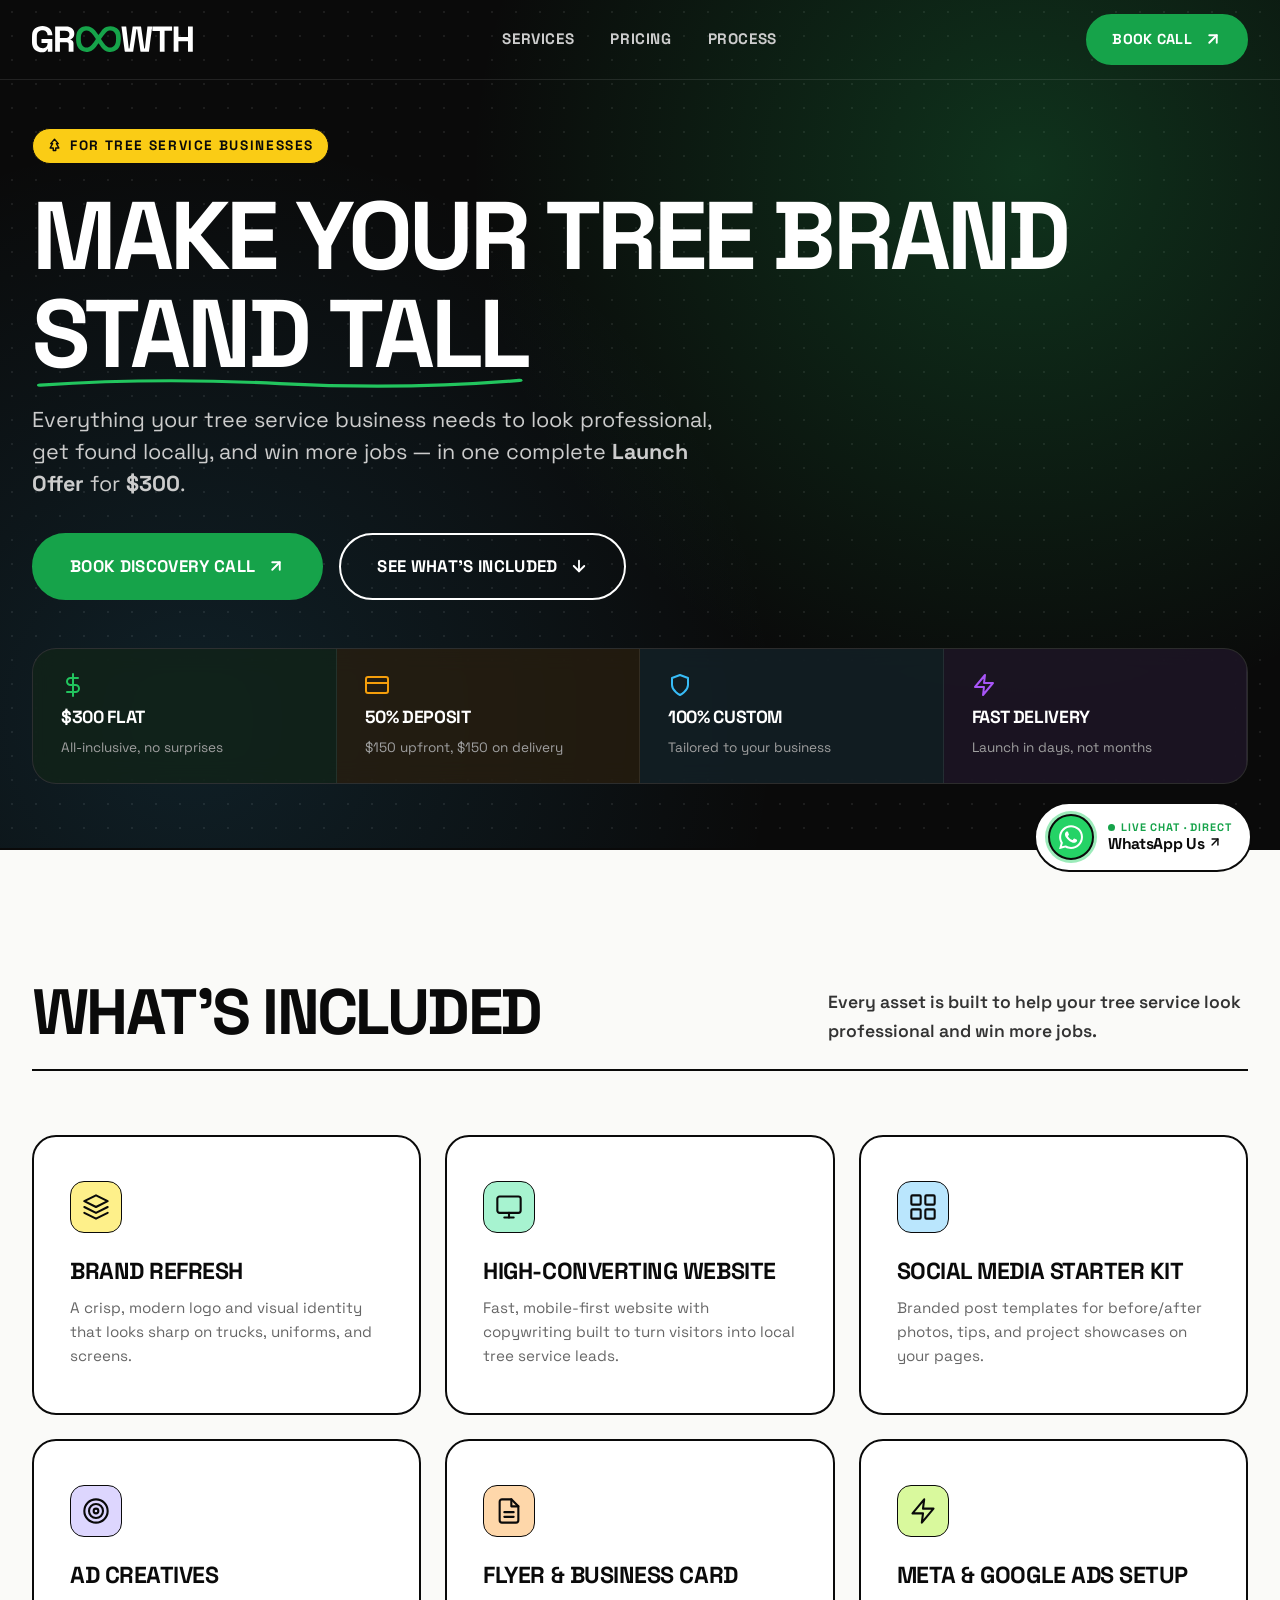
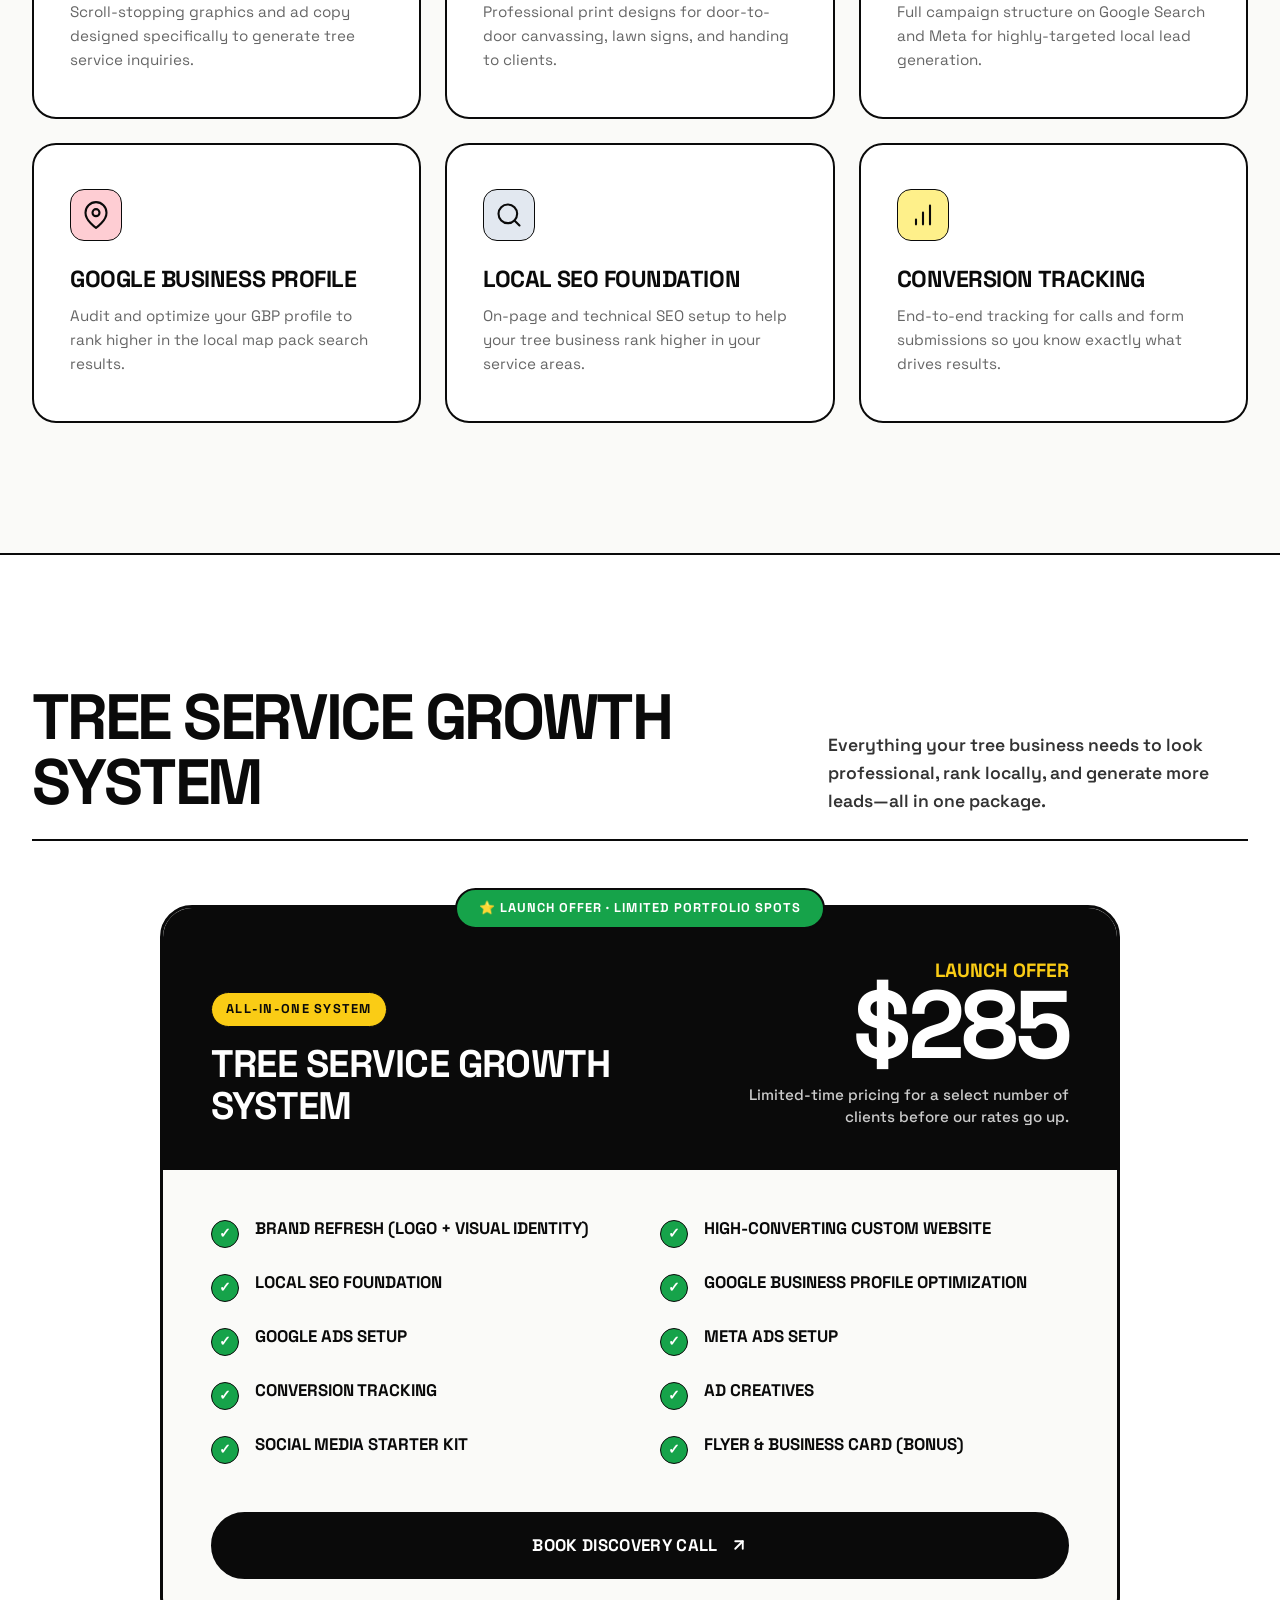
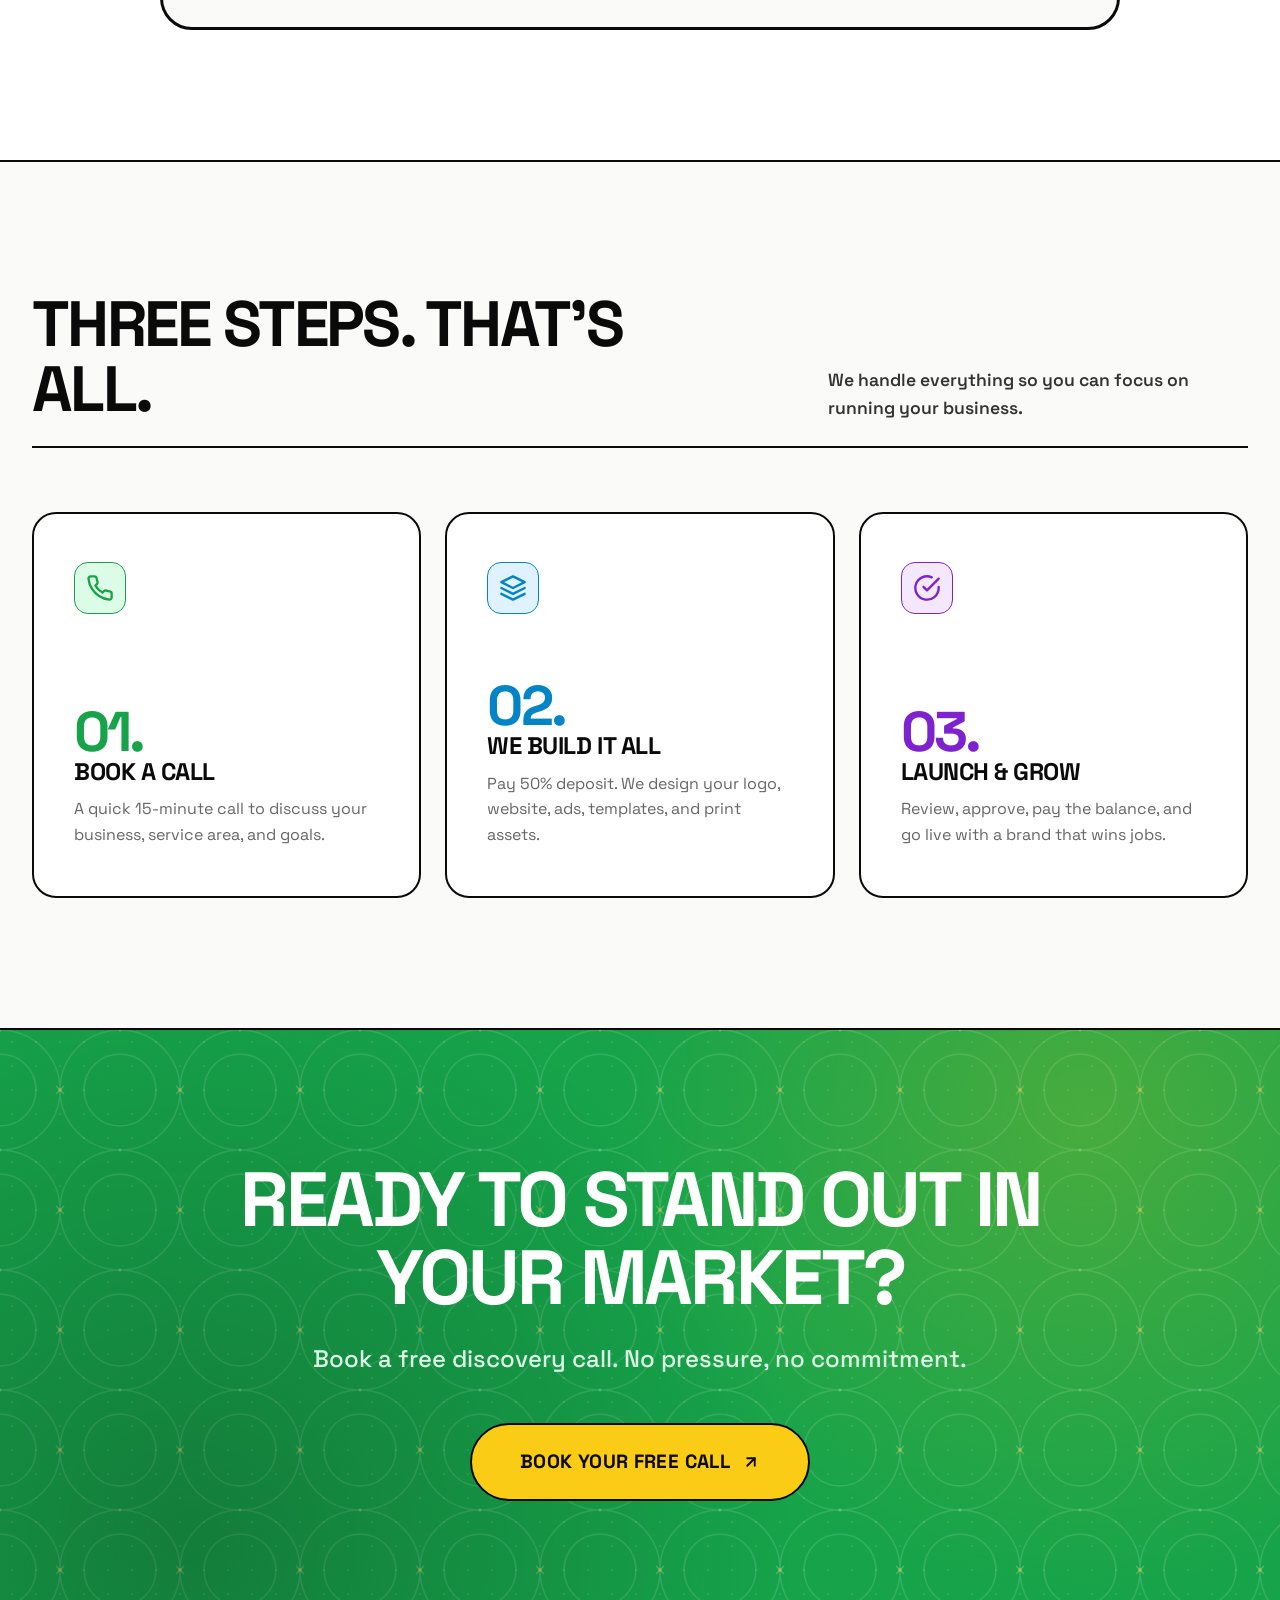
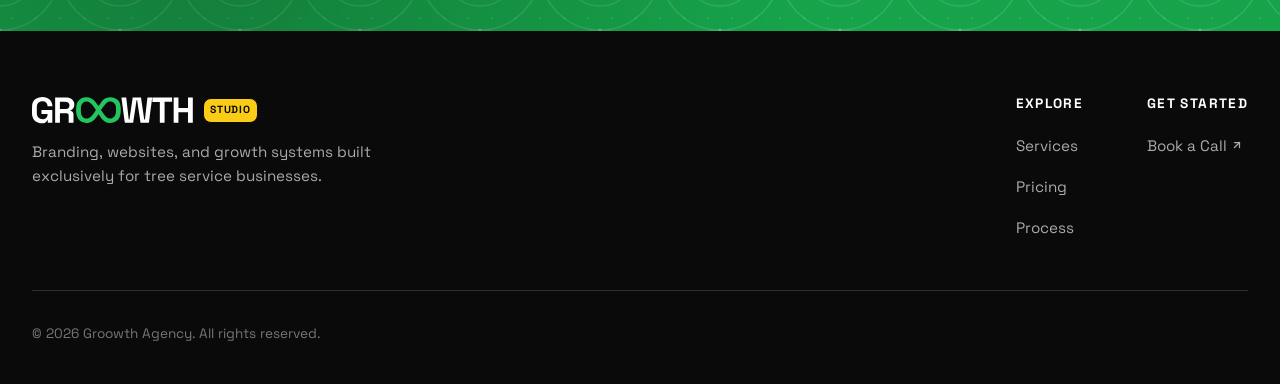
<file: index.html>
<!DOCTYPE html>
<html lang="en">

<head>
    <meta charset="UTF-8">
    <meta name="viewport" content="width=device-width, initial-scale=1.0">

    <!-- SEO & Performance -->
    <title>Groowth — Branding & Growth for Tree Service Businesses</title>
    <meta name="description"
        content="We help tree service businesses stand out with professional branding, fast SEO websites, social media, paid ads, and print design. One $300 package covers everything.">
    <meta name="keywords"
        content="tree service branding, arborist marketing, tree service website design, tree care visual identity, tree company marketing">

    <!-- Open Graph -->
    <meta property="og:title" content="Groowth — Make Your Tree Brand Stand Tall">
    <meta property="og:description"
        content="Professional branding, SEO website, social media templates, paid ads creatives, and print design for tree service businesses. One package, $300.">
    <meta property="og:type" content="website">
    <meta property="og:locale" content="en_US">

    <!-- Twitter Card -->
    <meta name="twitter:card" content="summary_large_image">
    <meta name="twitter:title" content="Groowth — Make Your Tree Brand Stand Tall">
    <meta name="twitter:description"
        content="Professional branding, SEO website, social media templates, paid ads creatives, and print design for tree service businesses. One package, $300.">

    <!-- Space Grotesk Google Font -->
    <link rel="preconnect" href="https://fonts.googleapis.com">
    <link rel="preconnect" href="https://fonts.gstatic.com" crossorigin>
    <link href="https://fonts.googleapis.com/css2?family=Space+Grotesk:wght@400;500;600;700;800&display=swap"
        rel="stylesheet">

    <!-- Favicon -->
    <link rel="icon"
        href="data:image/svg+xml,<svg xmlns='http://www.w3.org/2000/svg' viewBox='0 0 100 100'><text y='.9em' font-size='90'>🌲</text></svg>">

    <!-- Styles -->
    <link rel="stylesheet" href="style.css">
</head>

<body>

    <!-- ====== Navigation ====== -->
    <header id="navbar" aria-label="Main Navigation">
        <div class="container nav-container">
            <a href="#" class="logo" aria-label="Groowth Home">
                <svg class="logo-svg" viewBox="0 0 1993 327" fill="none" xmlns="http://www.w3.org/2000/svg">
                    <path class="logo-accent-vector"
                        d="M822.926 111.334C834.736 95.1037 845.796 79.0437 857.756 63.7037C874.086 42.7537 892.686 23.9437 917.716 13.5637C965.316 -6.18627 1010.85 -1.48627 1052.52 28.9437C1076.59 46.5237 1090.03 72.1337 1095.05 100.934C1102.07 141.234 1102.49 182.014 1093.5 222.164C1086.06 255.384 1068.71 282.884 1039.75 301.764C1014.28 318.374 986.026 324.004 955.766 321.464C913.956 317.944 883.346 295.834 858.856 263.744C847.546 248.934 837.406 233.224 826.736 217.924C825.706 216.444 824.696 214.964 823.276 212.904C818.836 219.644 814.706 225.994 810.496 232.294C797.806 251.304 784.656 269.964 768.006 285.824C746.756 306.054 721.456 317.474 692.346 320.924C665.496 324.104 639.806 320.754 615.716 308.124C586.786 292.954 568.536 268.694 557.616 238.424C550.416 218.464 547.576 197.724 546.986 176.644C546.286 151.474 545.796 126.294 551.436 101.504C558.506 70.4437 572.786 43.7837 599.316 24.9337C617.816 11.7837 638.656 5.03373 661.176 2.86373C711.476 -1.97627 751.276 17.6337 782.596 55.7437C795.476 71.4137 806.686 88.4537 818.626 104.894C820.166 107.024 821.556 109.274 822.926 111.334ZM1041.44 150.694C1041.58 140.234 1040.74 121.294 1034.62 103.004C1023.06 68.4937 992.156 49.7937 958.426 56.9237C940.636 60.6837 926.506 70.8737 913.926 83.3437C891.166 105.904 873.796 132.604 856.606 159.384C855.706 160.784 856.046 163.974 857.066 165.474C868.166 181.884 879.076 198.454 890.906 214.324C903.186 230.804 917.026 245.954 934.866 256.784C952.636 267.574 971.456 270.724 991.346 263.574C1013.28 255.694 1025.95 239.004 1033.71 217.934C1040.68 198.994 1041.23 179.154 1041.44 150.694ZM605.776 157.044C605.776 164.544 605.446 172.054 605.836 179.524C606.906 200.064 611.066 219.714 622.406 237.414C637.496 260.964 664.666 271.954 691.726 265.204C710.466 260.524 724.656 248.874 737.606 235.434C758.176 214.074 774.606 189.594 790.116 164.474C790.976 163.074 790.546 159.984 789.536 158.474C779.996 144.224 770.406 129.994 760.436 116.044C747.606 98.0837 733.486 81.2337 715.056 68.6337C675.746 41.7437 627.686 57.4037 611.816 102.254C605.526 119.994 605.256 138.504 605.776 157.044Z"
                        fill="var(--accent-green)" />
                    <path
                        d="M1488.88 7.39374C1488.73 9.79374 1488.73 12.2537 1488.42 14.6737C1483.3 53.6637 1478.12 92.6437 1473 131.624C1468.08 169.124 1463.19 206.624 1458.31 244.134C1455.32 267.094 1452.23 290.044 1449.48 313.034C1448.91 317.814 1447.23 319.294 1442.35 319.254C1411.36 319.024 1380.36 319.054 1349.36 319.214C1345.32 319.234 1343.94 317.924 1343.39 314.034C1338.93 282.024 1334.46 250.024 1329.66 218.064C1322.91 173.094 1315.87 128.174 1308.99 83.2237C1307.1 70.8737 1305.23 58.5237 1303.65 46.1337C1303.21 42.6637 1302.19 41.3537 1298.48 41.2537C1294.53 41.1437 1294.24 43.3737 1293.85 46.1337C1289.16 78.9537 1284.57 111.784 1279.7 144.574C1273.63 185.434 1267.28 226.264 1261.11 267.114C1258.53 284.224 1256.09 301.364 1253.48 319.234C1250.11 319.234 1246.99 319.234 1243.87 319.234C1214.37 319.214 1184.88 319.124 1155.38 319.244C1151.39 319.264 1149.84 318.524 1149.25 313.994C1143.69 271.204 1137.7 228.474 1131.95 185.714C1127.11 149.724 1122.47 113.704 1117.67 77.7037C1114.81 56.2437 1111.81 34.7937 1108.89 13.3437C1108.62 11.3937 1108.52 9.41374 1108.3 7.01374C1110.16 6.87374 1111.6 6.68374 1113.04 6.68374C1129.54 6.67374 1146.04 6.81374 1162.53 6.63374C1166.31 6.59374 1167.67 7.66374 1168.1 11.5037C1171.77 44.6237 1175.63 77.7137 1179.47 110.814C1184.37 153.014 1189.33 195.214 1194.2 237.414C1195.67 250.154 1196.98 262.914 1198.21 275.684C1198.5 278.744 1199.52 280.004 1202.81 279.944C1205.9 279.884 1207.17 278.984 1207.63 275.824C1212.83 240.214 1218.13 204.624 1223.48 169.044C1227.3 143.674 1231.31 118.344 1235.09 92.9637C1239.01 66.6037 1242.78 40.2137 1246.56 13.8337C1247.58 6.68374 1247.48 6.66374 1254.61 6.66374C1284.77 6.65374 1314.94 6.73374 1345.1 6.53374C1349.46 6.50374 1351.1 7.72374 1351.73 12.1337C1358.52 59.7937 1365.53 107.424 1372.47 155.074C1378.3 195.124 1384.16 235.174 1389.87 275.244C1390.36 278.674 1391.35 280.094 1395.1 280.024C1398.75 279.954 1399.35 278.384 1399.7 275.244C1405.82 220.774 1412.08 166.314 1418.28 111.844C1422.1 78.2437 1425.89 44.6337 1429.64 11.0237C1429.92 8.48374 1430.21 6.61374 1433.58 6.64374C1451.41 6.79374 1469.24 6.76374 1487.07 6.81374C1487.52 6.81374 1487.98 7.09374 1488.88 7.39374Z"
                        fill="currentColor" />
                    <path
                        d="M252.605 115.454C249.625 115.604 247.995 115.754 246.375 115.754C230.545 115.764 214.705 115.584 198.875 115.864C194.295 115.944 192.715 114.844 192.195 110.034C191.385 102.484 190.345 94.6737 187.595 87.6837C181.005 70.9337 168.225 60.4237 150.905 55.8037C135.635 51.7237 120.255 51.6237 105.045 56.3637C79.0552 64.4637 64.9752 82.6637 61.0151 109.094C60.0551 115.494 59.8151 122.044 59.7751 128.524C59.6451 152.694 59.5751 176.864 59.8051 201.034C59.9651 218.344 63.5052 234.744 74.0252 249.104C83.3452 261.814 95.6952 269.614 111.095 272.544C124.495 275.104 137.985 275.414 151.285 272.154C176.175 266.044 191.765 245.604 192.555 218.604C192.635 215.814 192.565 213.024 192.565 209.584C167.325 209.584 142.595 209.584 117.545 209.584C117.545 192.704 117.545 176.494 117.545 159.974C119.185 159.864 120.475 159.704 121.765 159.704C163.435 159.694 205.105 159.734 246.765 159.624C250.495 159.614 252.005 160.384 251.995 164.544C251.895 213.214 251.975 261.894 252.015 310.564C252.015 313.194 252.015 315.824 252.015 318.854C233.085 318.854 214.845 318.854 195.945 318.854C195.945 309.254 195.945 299.684 195.945 290.024C191.415 289.204 188.135 288.964 185.805 293.484C176.545 311.384 161.445 321.624 141.765 324.334C108.045 328.984 75.9851 324.654 47.2651 304.614C24.3951 288.654 10.9251 266.374 4.61515 239.754C1.98515 228.644 0.245149 217.054 0.175149 205.664C-0.0248508 172.344 -0.444851 138.944 1.62515 105.724C3.40515 77.4137 14.4851 52.0637 35.7851 32.2037C48.0551 20.7537 62.5652 12.9537 78.5152 8.0537C112.215 -2.3063 146.145 -3.0563 179.755 8.0537C216.835 20.3037 239.475 46.3337 248.365 84.1137C250.725 94.1737 251.205 104.684 252.605 115.454Z"
                        fill="currentColor" />
                    <path
                        d="M346.075 318.974C325.875 318.974 306.585 318.974 286.855 318.974C286.855 215.084 286.855 111.224 286.855 6.91355C288.815 6.82355 290.595 6.67355 292.375 6.67355C336.375 6.65355 380.365 6.65355 424.365 6.64355C445.715 6.64355 466.235 10.3636 484.815 21.3636C508.745 35.5436 521.875 56.6836 523.655 84.5536C524.385 96.0436 524.436 107.524 520.975 118.744C514.686 139.174 501.575 153.694 482.705 163.284C481.075 164.114 479.085 164.634 477.935 165.904C476.775 167.204 475.915 169.274 475.965 170.974C476.005 172.054 477.905 173.134 479.075 174.074C479.555 174.454 480.315 174.544 480.965 174.654C499.705 177.854 513.736 191.024 514.105 213.164C514.686 248.134 514.265 283.124 514.265 318.664C494.505 318.664 474.825 318.664 454.465 318.664C454.465 316.024 454.465 313.404 454.465 310.794C454.465 283.124 454.505 255.454 454.465 227.794C454.445 210.374 446.455 201.614 429.005 201.344C402.685 200.944 376.345 201.354 350.015 201.254C345.915 201.234 345.935 203.614 345.935 206.434C345.955 225.934 345.945 245.434 345.975 264.934C345.995 280.934 346.045 296.934 346.085 312.934C346.085 314.754 346.075 316.554 346.075 318.974ZM345.935 147.644C373.485 147.644 400.325 148.684 427.025 147.264C443.635 146.374 456.775 137.264 461.605 120.104C463.415 113.674 463.605 106.644 463.615 99.8836C463.655 78.8336 448.855 61.9536 427.795 60.9936C402.545 59.8436 377.215 60.5236 351.925 60.1536C347.195 60.0836 345.685 61.4036 345.735 66.2836C346.005 90.7536 345.905 115.234 345.935 139.714C345.945 142.174 345.935 144.634 345.935 147.644Z"
                        fill="currentColor" />
                    <path
                        d="M1755.45 6.69358C1774.55 6.69358 1792.85 6.63358 1811.16 6.83358C1812.25 6.84358 1814.06 8.74358 1814.26 9.97358C1814.74 12.9036 1814.48 15.9536 1814.48 18.9536C1814.51 56.4536 1814.57 93.9636 1814.48 131.464C1814.47 135.114 1815.1 136.774 1819.33 136.754C1855.66 136.564 1891.99 136.614 1928.33 136.574C1929.62 136.574 1930.91 136.354 1932.9 136.174C1932.9 93.0536 1932.9 50.1536 1932.9 6.63358C1935.41 6.63358 1937.19 6.63358 1938.98 6.63358C1954.81 6.64358 1970.65 6.82358 1986.48 6.54358C1991.25 6.45358 1992.62 7.76358 1992.61 12.6036C1992.45 85.1136 1992.49 157.624 1992.49 230.124C1992.49 257.794 1992.51 285.464 1992.53 313.134C1992.53 314.924 1992.53 316.714 1992.53 318.894C1972.4 318.894 1952.86 318.894 1932.86 318.894C1932.86 316.664 1932.86 314.714 1932.86 312.754C1932.88 273.584 1932.84 234.414 1933.02 195.244C1933.04 190.794 1932.01 189.224 1927.26 189.254C1891.43 189.444 1855.6 189.444 1819.77 189.244C1815.07 189.214 1814.35 190.984 1814.37 195.104C1814.51 233.944 1814.47 272.774 1814.49 311.614C1814.49 313.894 1814.49 316.184 1814.49 318.854C1794.42 318.854 1775.02 318.854 1755.46 318.854C1755.45 214.894 1755.45 111.134 1755.45 6.69358Z"
                        fill="currentColor" />
                    <path
                        d="M1642.71 60.1435C1642.71 146.814 1642.71 232.594 1642.71 318.814C1623.02 318.814 1603.79 318.814 1583.93 318.814C1583.93 232.814 1583.93 146.914 1583.93 60.4135C1552.93 60.4135 1522.54 60.4135 1491.58 60.4135C1491.58 55.7235 1491.59 51.6235 1491.58 47.5135C1491.53 36.0135 1491.43 24.5135 1491.43 13.0135C1491.43 6.66355 1491.5 6.63355 1498.11 6.63355C1569.26 6.64355 1640.42 6.65355 1711.57 6.66355C1718.24 6.66355 1724.91 6.80355 1731.56 6.55355C1735.14 6.42355 1736.09 7.75355 1736.05 11.1735C1735.88 25.8335 1735.79 40.5035 1736.01 55.1735C1736.07 59.2235 1734.78 60.2835 1730.91 60.2635C1703.75 60.1135 1676.59 60.1635 1649.42 60.1435C1647.47 60.1435 1645.51 60.1435 1642.71 60.1435Z"
                        fill="currentColor" />
                </svg>
            </a>

            <nav class="nav-links" aria-label="Desktop Menu">
                <a href="#services">Services</a>
                <a href="#package">Pricing</a>
                <a href="#process">Process</a>
            </nav>

            <div class="nav-cta-wrap">
                <a href="https://cal.com/haythem-rais/discovery-call" class="btn btn-primary btn-nav" target="_blank"
                    rel="noopener noreferrer">
                    Book Call <svg class="btn-icon-arrow" width="14" height="14" viewBox="0 0 24 24" fill="none" stroke="currentColor" stroke-width="2.5" stroke-linecap="round" stroke-linejoin="round"><line x1="7" y1="17" x2="17" y2="7"/><polyline points="7 7 17 7 17 17"/></svg>
                </a>
                <button class="menu-toggle" id="menuToggle" aria-label="Toggle Menu" aria-expanded="false">
                    Menu <svg class="btn-icon-arrow menu-arrow-svg" width="14" height="14" viewBox="0 0 24 24" fill="none" stroke="currentColor" stroke-width="2.5" stroke-linecap="round" stroke-linejoin="round"><line x1="12" y1="5" x2="12" y2="19"/><polyline points="19 12 12 19 5 12"/></svg>
                </button>
            </div>
        </div>
    </header>

    <!-- Mobile Dropdown Menu -->
    <div class="mobile-menu" id="mobileMenu" aria-hidden="true">
        <a href="#services" class="mobile-link">Services</a>
        <a href="#package" class="mobile-link">Pricing</a>
        <a href="#process" class="mobile-link">Process</a>
    </div>

    <!-- ====== Hero Section ====== -->
    <section id="hero">

        <div class="container">
            <div class="hero-badge-row">
                <span class="swiss-label">
                    <svg width="15" height="15" viewBox="0 0 24 24" fill="none" stroke="currentColor" stroke-width="2.2" stroke-linecap="round" stroke-linejoin="round">
                        <path d="M12 2L6 9h3l-4 7h5v4h4v-4h5l-4-7h3z" />
                    </svg>
                    FOR TREE SERVICE BUSINESSES
                </span>
            </div>

            <h1 class="reveal">Make Your<br class="hero-br-mobile"> Tree Brand<br class="hero-br-mobile"> <span class="highlight-underline">Stand&nbsp;Tall<svg
                        class="brush-svg" viewBox="0 0 300 20" preserveAspectRatio="none">
                        <path d="M5 14 Q 75 4, 150 12 T 295 8" fill="none" stroke="var(--accent-green)" stroke-width="4"
                            stroke-linecap="round" />
                    </svg></span></h1>
            <p class="hero-sub reveal reveal-delay-1">Everything your tree service business needs to look professional, get found locally, and win more jobs — in one complete <strong>Launch Offer</strong> for <strong>$300</strong>.</p>

            <div class="hero-actions reveal reveal-delay-2">
                <a href="https://cal.com/haythem-rais/discovery-call" class="btn btn-primary" target="_blank"
                    rel="noopener noreferrer">
                    Book Discovery Call <svg class="btn-icon-arrow" width="14" height="14" viewBox="0 0 24 24" fill="none" stroke="currentColor" stroke-width="2.5" stroke-linecap="round" stroke-linejoin="round"><line x1="7" y1="17" x2="17" y2="7"/><polyline points="7 7 17 7 17 17"/></svg>
                </a>
                <a href="#package" class="btn btn-secondary">
                    See What's Included <svg class="btn-icon-arrow" width="14" height="14" viewBox="0 0 24 24" fill="none" stroke="currentColor" stroke-width="2.5" stroke-linecap="round" stroke-linejoin="round"><line x1="12" y1="5" x2="12" y2="19"/><polyline points="19 12 12 19 5 12"/></svg>
                </a>
            </div>

            <!-- ====== Highlights Strip ====== -->
            <div class="swiss-strip reveal">
                <div class="strip-item">
                    <svg class="strip-icon" width="24" height="24" viewBox="0 0 24 24" fill="none" stroke="currentColor"
                        stroke-width="2" stroke-linecap="round" stroke-linejoin="round">
                        <line x1="12" y1="1" x2="12" y2="23" />
                        <path d="M17 5H9.5a3.5 3.5 0 0 0 0 7h5a3.5 3.5 0 0 1 0 7H6" />
                    </svg>
                    <span class="strip-label">$300 Flat</span>
                    <span class="strip-desc">All-inclusive, no surprises</span>
                </div>
                <div class="strip-item">
                    <svg class="strip-icon" width="24" height="24" viewBox="0 0 24 24" fill="none" stroke="currentColor"
                        stroke-width="2" stroke-linecap="round" stroke-linejoin="round">
                        <rect x="1" y="4" width="22" height="16" rx="2" ry="2" />
                        <line x1="1" y1="10" x2="23" y2="10" />
                    </svg>
                    <span class="strip-label">50% Deposit</span>
                    <span class="strip-desc">$150 upfront, $150 on delivery</span>
                </div>
                <div class="strip-item">
                    <svg class="strip-icon" width="24" height="24" viewBox="0 0 24 24" fill="none" stroke="currentColor"
                        stroke-width="2" stroke-linecap="round" stroke-linejoin="round">
                        <path d="M12 22s8-4 8-10V5l-8-3-8 3v7c0 6 8 10 8 10z" />
                    </svg>
                    <span class="strip-label">100% Custom</span>
                    <span class="strip-desc">Tailored to your business</span>
                </div>
                <div class="strip-item">
                    <svg class="strip-icon" width="24" height="24" viewBox="0 0 24 24" fill="none" stroke="currentColor"
                        stroke-width="2" stroke-linecap="round" stroke-linejoin="round">
                        <polygon points="13 2 3 14 12 14 11 22 21 10 12 10 13 2" />
                    </svg>
                    <span class="strip-label">Fast Delivery</span>
                    <span class="strip-desc">Launch in days, not months</span>
                </div>
            </div>
        </div>
    </section>

    <!-- ====== Services Grid ====== -->
    <section id="services" class="section-padding">
        <div class="container">
            <div class="swiss-header reveal">
                <div class="swiss-header-left">
                    <h2>WHAT'S INCLUDED</h2>
                </div>
                <div class="swiss-header-right">
                    <p>Every asset is built to help your tree service look professional and win more jobs.</p>
                </div>
            </div>

            <div class="services-table">
                <article class="service-cell reveal" style="--i:0">
                    <div class="cell-icon">
                        <svg width="28" height="28" viewBox="0 0 24 24" fill="none" stroke="currentColor"
                            stroke-width="1.8" stroke-linecap="round" stroke-linejoin="round">
                            <path d="M12 2L2 7l10 5 10-5-10-5z" />
                            <path d="M2 17l10 5 10-5" />
                            <path d="M2 12l10 5 10-5" />
                        </svg>
                    </div>
                    <div>
                        <h3>Brand Refresh</h3>
                        <p>A crisp, modern logo and visual identity that looks sharp on trucks, uniforms, and screens.</p>
                    </div>
                </article>

                <article class="service-cell reveal" style="--i:1">
                    <div class="cell-icon">
                        <svg width="28" height="28" viewBox="0 0 24 24" fill="none" stroke="currentColor"
                            stroke-width="1.8" stroke-linecap="round" stroke-linejoin="round">
                            <rect x="2" y="3" width="20" height="14" rx="2" ry="2" />
                            <line x1="8" y1="21" x2="16" y2="21" />
                            <line x1="12" y1="17" x2="12" y2="21" />
                        </svg>
                    </div>
                    <div>
                        <h3>High-Converting Website</h3>
                        <p>Fast, mobile-first website with copywriting built to turn visitors into local tree service leads.</p>
                    </div>
                </article>

                <article class="service-cell reveal" style="--i:2">
                    <div class="cell-icon">
                        <svg width="28" height="28" viewBox="0 0 24 24" fill="none" stroke="currentColor"
                            stroke-width="1.8" stroke-linecap="round" stroke-linejoin="round">
                            <rect x="2" y="2" width="8" height="8" rx="1" />
                            <rect x="14" y="2" width="8" height="8" rx="1" />
                            <rect x="2" y="14" width="8" height="8" rx="1" />
                            <rect x="14" y="14" width="8" height="8" rx="1" />
                        </svg>
                    </div>
                    <div>
                        <h3>Social Media Starter Kit</h3>
                        <p>Branded post templates for before/after photos, tips, and project showcases on your pages.</p>
                    </div>
                </article>

                <article class="service-cell reveal" style="--i:3">
                    <div class="cell-icon">
                        <svg width="28" height="28" viewBox="0 0 24 24" fill="none" stroke="currentColor"
                            stroke-width="1.8" stroke-linecap="round" stroke-linejoin="round">
                            <circle cx="12" cy="12" r="10" />
                            <circle cx="12" cy="12" r="6" />
                            <circle cx="12" cy="12" r="2" />
                        </svg>
                    </div>
                    <div>
                        <h3>Ad Creatives</h3>
                        <p>Scroll-stopping graphics and ad copy designed specifically to generate tree service inquiries.</p>
                    </div>
                </article>

                <article class="service-cell reveal" style="--i:4">
                    <div class="cell-icon">
                        <svg width="28" height="28" viewBox="0 0 24 24" fill="none" stroke="currentColor"
                            stroke-width="1.8" stroke-linecap="round" stroke-linejoin="round">
                            <path d="M14 2H6a2 2 0 0 0-2 2v16a2 2 0 0 0 2 2h12a2 2 0 0 0 2-2V8z" />
                            <polyline points="14 2 14 8 20 8" />
                            <line x1="16" y1="13" x2="8" y2="13" />
                            <line x1="16" y1="17" x2="8" y2="17" />
                        </svg>
                    </div>
                    <div>
                        <h3>Flyer &amp; Business Card</h3>
                        <p>Professional print designs for door-to-door canvassing, lawn signs, and handing to clients.</p>
                    </div>
                </article>

                <article class="service-cell reveal" style="--i:5">
                    <div class="cell-icon">
                        <svg width="28" height="28" viewBox="0 0 24 24" fill="none" stroke="currentColor"
                            stroke-width="1.8" stroke-linecap="round" stroke-linejoin="round">
                            <polygon points="13 2 3 14 12 14 11 22 21 10 12 10 13 2" />
                        </svg>
                    </div>
                    <div>
                        <h3>Meta &amp; Google Ads Setup</h3>
                        <p>Full campaign structure on Google Search and Meta for highly-targeted local lead generation.</p>
                    </div>
                </article>

                <article class="service-cell reveal" style="--i:6">
                    <div class="cell-icon">
                        <svg width="28" height="28" viewBox="0 0 24 24" fill="none" stroke="currentColor"
                            stroke-width="1.8" stroke-linecap="round" stroke-linejoin="round">
                            <path d="M21 10c0 7-9 13-9 13s-9-6-9-13a9 9 0 0 1 18 0z" />
                            <circle cx="12" cy="10" r="3" />
                        </svg>
                    </div>
                    <div>
                        <h3>Google Business Profile</h3>
                        <p>Audit and optimize your GBP profile to rank higher in the local map pack search results.</p>
                    </div>
                </article>

                <article class="service-cell reveal" style="--i:7">
                    <div class="cell-icon">
                        <svg width="28" height="28" viewBox="0 0 24 24" fill="none" stroke="currentColor"
                            stroke-width="1.8" stroke-linecap="round" stroke-linejoin="round">
                            <circle cx="11" cy="11" r="8" />
                            <line x1="21" y1="21" x2="16.65" y2="16.65" />
                        </svg>
                    </div>
                    <div>
                        <h3>Local SEO Foundation</h3>
                        <p>On-page and technical SEO setup to help your tree business rank higher in your service areas.</p>
                    </div>
                </article>

                <article class="service-cell reveal" style="--i:8">
                    <div class="cell-icon">
                        <svg width="28" height="28" viewBox="0 0 24 24" fill="none" stroke="currentColor"
                            stroke-width="1.8" stroke-linecap="round" stroke-linejoin="round">
                            <line x1="12" y1="20" x2="12" y2="10" />
                            <line x1="18" y1="20" x2="18" y2="4" />
                            <line x1="6" y1="20" x2="6" y2="16" />
                        </svg>
                    </div>
                    <div>
                        <h3>Conversion Tracking</h3>
                        <p>End-to-end tracking for calls and form submissions so you know exactly what drives results.</p>
                    </div>
                </article>
            </div>
        </div>
    </section>

    <!-- ====== The $300 Package Card ====== -->
    <section id="package">
        <div class="container">
            <div class="swiss-header reveal">
                <div class="swiss-header-left">
                    <h2>TREE SERVICE GROWTH SYSTEM</h2>
                </div>
                <div class="swiss-header-right">
                    <p>Everything your tree business needs to look professional, rank locally, and generate more leads—all in one package.</p>
                </div>
            </div>

            <div class="package-wrapper">
                <div class="package-card reveal">
                    <div class="pkg-top-urgency-badge"><span class="badge-star">⭐</span> LAUNCH OFFER · LIMITED PORTFOLIO SPOTS</div>
                    <!-- Card Header -->
                    <div class="package-card-header">
                        <div class="pkg-title-wrap">
                            <span class="pkg-tag">ALL-IN-ONE SYSTEM</span>
                            <h3>Tree Service Growth System</h3>
                        </div>
                        <div class="pkg-price-wrap">
                            <span class="pkg-launch-label">Launch Offer</span>
                            <span class="pkg-price" data-count="300" data-prefix="$">$300</span>
                            <p class="pkg-portfolio-note">Limited-time pricing for a select number of clients before our rates go up.</p>
                        </div>
                    </div>

                    <!-- Card Body -->
                    <div class="package-card-body">
                        <div class="deliverables-grid">
                            <div class="deliverable-item reveal" style="--i:0">
                                <span class="check-box">✓</span>
                                <div class="deliverable-text">
                                    <span class="deliv-title">Brand refresh (logo + visual identity)</span>
                                </div>
                            </div>
                            <div class="deliverable-item reveal" style="--i:1">
                                <span class="check-box">✓</span>
                                <div class="deliverable-text">
                                    <span class="deliv-title">High-converting custom website</span>
                                </div>
                            </div>
                            <div class="deliverable-item reveal" style="--i:2">
                                <span class="check-box">✓</span>
                                <div class="deliverable-text">
                                    <span class="deliv-title">Local SEO foundation</span>
                                </div>
                            </div>
                            <div class="deliverable-item reveal" style="--i:3">
                                <span class="check-box">✓</span>
                                <div class="deliverable-text">
                                    <span class="deliv-title">Google Business Profile optimization</span>
                                </div>
                            </div>
                            <div class="deliverable-item reveal" style="--i:4">
                                <span class="check-box">✓</span>
                                <div class="deliverable-text">
                                    <span class="deliv-title">Google Ads setup</span>
                                </div>
                            </div>
                            <div class="deliverable-item reveal" style="--i:5">
                                <span class="check-box">✓</span>
                                <div class="deliverable-text">
                                    <span class="deliv-title">Meta Ads setup</span>
                                </div>
                            </div>
                            <div class="deliverable-item reveal" style="--i:6">
                                <span class="check-box">✓</span>
                                <div class="deliverable-text">
                                    <span class="deliv-title">Conversion tracking</span>
                                </div>
                            </div>
                            <div class="deliverable-item reveal" style="--i:7">
                                <span class="check-box">✓</span>
                                <div class="deliverable-text">
                                    <span class="deliv-title">Ad creatives</span>
                                </div>
                            </div>
                            <div class="deliverable-item reveal" style="--i:8">
                                <span class="check-box">✓</span>
                                <div class="deliverable-text">
                                    <span class="deliv-title">Social media starter kit</span>
                                </div>
                            </div>
                            <div class="deliverable-item reveal" style="--i:9">
                                <span class="check-box">✓</span>
                                <div class="deliverable-text">
                                    <span class="deliv-title">Flyer &amp; business card (bonus)</span>
                                </div>
                            </div>
                        </div>

                        <a href="https://cal.com/haythem-rais/discovery-call" class="btn btn-primary btn-full"
                            target="_blank" rel="noopener noreferrer">
                            BOOK DISCOVERY CALL <svg class="btn-icon-arrow" width="14" height="14" viewBox="0 0 24 24" fill="none" stroke="currentColor" stroke-width="2.5" stroke-linecap="round" stroke-linejoin="round"><line x1="7" y1="17" x2="17" y2="7"/><polyline points="7 7 17 7 17 17"/></svg>
                        </a>
                    </div>
                </div>
            </div>
        </div>
    </section>

    <!-- ====== Process Section ====== -->
    <section id="process" class="section-padding">
        <div class="container">
            <div class="swiss-header reveal">
                <div class="swiss-header-left">
                    <h2>THREE STEPS. THAT'S ALL.</h2>
                </div>
                <div class="swiss-header-right">
                    <p>We handle everything so you can focus on running your business.</p>
                </div>
            </div>

            <div class="process-grid">
                <div class="process-step reveal reveal-delay-1">
                    <div class="step-icon-wrap">
                        <svg width="28" height="28" viewBox="0 0 24 24" fill="none" stroke="currentColor"
                            stroke-width="2" stroke-linecap="round" stroke-linejoin="round">
                            <path
                                d="M22 16.92v3a2 2 0 0 1-2.18 2 19.79 19.79 0 0 1-8.63-3.07 19.5 19.5 0 0 1-6-6 19.79 19.79 0 0 1-3.07-8.67A2 2 0 0 1 4.11 2h3a2 2 0 0 1 2 1.72c.127.96.361 1.903.7 2.81a2 2 0 0 1-.45 2.11L8.09 9.91a16 16 0 0 0 6 6l1.27-1.27a2 2 0 0 1 2.11-.45c.907.339 1.85.573 2.81.7A2 2 0 0 1 22 16.92z" />
                        </svg>
                    </div>
                    <div class="step-content">
                        <div class="step-num-large">01.</div>
                        <h3>Book a Call</h3>
                        <p>A quick 15-minute call to discuss your business, service area, and goals.</p>
                    </div>
                </div>

                <div class="process-step reveal reveal-delay-2">
                    <div class="step-icon-wrap">
                        <svg width="28" height="28" viewBox="0 0 24 24" fill="none" stroke="currentColor"
                            stroke-width="2" stroke-linecap="round" stroke-linejoin="round">
                            <polygon points="12 2 2 7 12 12 22 7 12 2" />
                            <polyline points="2 17 12 22 22 17" />
                            <polyline points="2 12 12 17 22 12" />
                        </svg>
                    </div>
                    <div class="step-content">
                        <div class="step-num-large">02.</div>
                        <h3>We Build It All</h3>
                        <p>Pay 50% deposit. We design your logo, website, ads, templates, and print assets.</p>
                    </div>
                </div>

                <div class="process-step reveal reveal-delay-3">
                    <div class="step-icon-wrap">
                        <svg width="28" height="28" viewBox="0 0 24 24" fill="none" stroke="currentColor"
                            stroke-width="2" stroke-linecap="round" stroke-linejoin="round">
                            <path d="M22 11.08V12a10 10 0 1 1-5.93-9.14" />
                            <polyline points="22 4 12 14.01 9 11.01" />
                        </svg>
                    </div>
                    <div class="step-content">
                        <div class="step-num-large">03.</div>
                        <h3>Launch &amp; Grow</h3>
                        <p>Review, approve, pay the balance, and go live with a brand that wins jobs.</p>
                    </div>
                </div>
            </div>
        </div>
    </section>

    <!-- ====== Final CTA ====== -->
    <section id="final-cta">
        <div class="container">
            <div class="final-cta-content reveal">
                <h2>READY TO STAND OUT IN YOUR MARKET?</h2>
                <p>Book a free discovery call. No pressure, no commitment.</p>
                <a href="https://cal.com/haythem-rais/discovery-call" class="btn btn-white-punchy" target="_blank"
                    rel="noopener noreferrer">
                    BOOK YOUR FREE CALL <svg class="btn-icon-arrow" width="14" height="14" viewBox="0 0 24 24" fill="none" stroke="currentColor" stroke-width="2.5" stroke-linecap="round" stroke-linejoin="round"><line x1="7" y1="17" x2="17" y2="7"/><polyline points="7 7 17 7 17 17"/></svg>
                </a>
            </div>
        </div>
    </section>

    <!-- ====== Footer ====== -->
    <footer>
        <div class="container">
            <div class="footer-top">
                <div class="footer-brand">
                    <a href="#" class="logo">
                        <svg class="logo-svg" viewBox="0 0 1993 327" fill="none" xmlns="http://www.w3.org/2000/svg">
                            <path class="logo-accent-vector"
                                d="M822.926 111.334C834.736 95.1037 845.796 79.0437 857.756 63.7037C874.086 42.7537 892.686 23.9437 917.716 13.5637C965.316 -6.18627 1010.85 -1.48627 1052.52 28.9437C1076.59 46.5237 1090.03 72.1337 1095.05 100.934C1102.07 141.234 1102.49 182.014 1093.5 222.164C1086.06 255.384 1068.71 282.884 1039.75 301.764C1014.28 318.374 986.026 324.004 955.766 321.464C913.956 317.944 883.346 295.834 858.856 263.744C847.546 248.934 837.406 233.224 826.736 217.924C825.706 216.444 824.696 214.964 823.276 212.904C818.836 219.644 814.706 225.994 810.496 232.294C797.806 251.304 784.656 269.964 768.006 285.824C746.756 306.054 721.456 317.474 692.346 320.924C665.496 324.104 639.806 320.754 615.716 308.124C586.786 292.954 568.536 268.694 557.616 238.424C550.416 218.464 547.576 197.724 546.986 176.644C546.286 151.474 545.796 126.294 551.436 101.504C558.506 70.4437 572.786 43.7837 599.316 24.9337C617.816 11.7837 638.656 5.03373 661.176 2.86373C711.476 -1.97627 751.276 17.6337 782.596 55.7437C795.476 71.4137 806.686 88.4537 818.626 104.894C820.166 107.024 821.556 109.274 822.926 111.334ZM1041.44 150.694C1041.58 140.234 1040.74 121.294 1034.62 103.004C1023.06 68.4937 992.156 49.7937 958.426 56.9237C940.636 60.6837 926.506 70.8737 913.926 83.3437C891.166 105.904 873.796 132.604 856.606 159.384C855.706 160.784 856.046 163.974 857.066 165.474C868.166 181.884 879.076 198.454 890.906 214.324C903.186 230.804 917.026 245.954 934.866 256.784C952.636 267.574 971.456 270.724 991.346 263.574C1013.28 255.694 1025.95 239.004 1033.71 217.934C1040.68 198.994 1041.23 179.154 1041.44 150.694ZM605.776 157.044C605.776 164.544 605.446 172.054 605.836 179.524C606.906 200.064 611.066 219.714 622.406 237.414C637.496 260.964 664.666 271.954 691.726 265.204C710.466 260.524 724.656 248.874 737.606 235.434C758.176 214.074 774.606 189.594 790.116 164.474C790.976 163.074 790.546 159.984 789.536 158.474C779.996 144.224 770.406 129.994 760.436 116.044C747.606 98.0837 733.486 81.2337 715.056 68.6337C675.746 41.7437 627.686 57.4037 611.816 102.254C605.526 119.994 605.256 138.504 605.776 157.044Z"
                                fill="var(--accent-green)" />
                            <path
                                d="M1488.88 7.39374C1488.73 9.79374 1488.73 12.2537 1488.42 14.6737C1483.3 53.6637 1478.12 92.6437 1473 131.624C1468.08 169.124 1463.19 206.624 1458.31 244.134C1455.32 267.094 1452.23 290.044 1449.48 313.034C1448.91 317.814 1447.23 319.294 1442.35 319.254C1411.36 319.024 1380.36 319.054 1349.36 319.214C1345.32 319.234 1343.94 317.924 1343.39 314.034C1338.93 282.024 1334.46 250.024 1329.66 218.064C1322.91 173.094 1315.87 128.174 1308.99 83.2237C1307.1 70.8737 1305.23 58.5237 1303.65 46.1337C1303.21 42.6637 1302.19 41.3537 1298.48 41.2537C1294.53 41.1437 1294.24 43.3737 1293.85 46.1337C1289.16 78.9537 1284.57 111.784 1279.7 144.574C1273.63 185.434 1267.28 226.264 1261.11 267.114C1258.53 284.224 1256.09 301.364 1253.48 319.234C1250.11 319.234 1246.99 319.234 1243.87 319.234C1214.37 319.214 1184.88 319.124 1155.38 319.244C1151.39 319.264 1149.84 318.524 1149.25 313.994C1143.69 271.204 1137.7 228.474 1131.95 185.714C1127.11 149.724 1122.47 113.704 1117.67 77.7037C1114.81 56.2437 1111.81 34.7937 1108.89 13.3437C1108.62 11.3937 1108.52 9.41374 1108.3 7.01374C1110.16 6.87374 1111.6 6.68374 1113.04 6.68374C1129.54 6.67374 1146.04 6.81374 1162.53 6.63374C1166.31 6.59374 1167.67 7.66374 1168.1 11.5037C1171.77 44.6237 1175.63 77.7137 1179.47 110.814C1184.37 153.014 1189.33 195.214 1194.2 237.414C1195.67 250.154 1196.98 262.914 1198.21 275.684C1198.5 278.744 1199.52 280.004 1202.81 279.944C1205.9 279.884 1207.17 278.984 1207.63 275.824C1212.83 240.214 1218.13 204.624 1223.48 169.044C1227.3 143.674 1231.31 118.344 1235.09 92.9637C1239.01 66.6037 1242.78 40.2137 1246.56 13.8337C1247.58 6.68374 1247.48 6.66374 1254.61 6.66374C1284.77 6.65374 1314.94 6.73374 1345.1 6.53374C1349.46 6.50374 1351.1 7.72374 1351.73 12.1337C1358.52 59.7937 1365.53 107.424 1372.47 155.074C1378.3 195.124 1384.16 235.174 1389.87 275.244C1390.36 278.674 1391.35 280.094 1395.1 280.024C1398.75 279.954 1399.35 278.384 1399.7 275.244C1405.82 220.774 1412.08 166.314 1418.28 111.844C1422.1 78.2437 1425.89 44.6337 1429.64 11.0237C1429.92 8.48374 1430.21 6.61374 1433.58 6.64374C1451.41 6.79374 1469.24 6.76374 1487.07 6.81374C1487.52 6.81374 1487.98 7.09374 1488.88 7.39374Z"
                                fill="currentColor" />
                            <path
                                d="M252.605 115.454C249.625 115.604 247.995 115.754 246.375 115.754C230.545 115.764 214.705 115.584 198.875 115.864C194.295 115.944 192.715 114.844 192.195 110.034C191.385 102.484 190.345 94.6737 187.595 87.6837C181.005 70.9337 168.225 60.4237 150.905 55.8037C135.635 51.7237 120.255 51.6237 105.045 56.3637C79.0552 64.4637 64.9752 82.6637 61.0151 109.094C60.0551 115.494 59.8151 122.044 59.7751 128.524C59.6451 152.694 59.5751 176.864 59.8051 201.034C59.9651 218.344 63.5052 234.744 74.0252 249.104C83.3452 261.814 95.6952 269.614 111.095 272.544C124.495 275.104 137.985 275.414 151.285 272.154C176.175 266.044 191.765 245.604 192.555 218.604C192.635 215.814 192.565 213.024 192.565 209.584C167.325 209.584 142.595 209.584 117.545 209.584C117.545 192.704 117.545 176.494 117.545 159.974C119.185 159.864 120.475 159.704 121.765 159.704C163.435 159.694 205.105 159.734 246.765 159.624C250.495 159.614 252.005 160.384 251.995 164.544C251.895 213.214 251.975 261.894 252.015 310.564C252.015 313.194 252.015 315.824 252.015 318.854C233.085 318.854 214.845 318.854 195.945 318.854C195.945 309.254 195.945 299.684 195.945 290.024C191.415 289.204 188.135 288.964 185.805 293.484C176.545 311.384 161.445 321.624 141.765 324.334C108.045 328.984 75.9851 324.654 47.2651 304.614C24.3951 288.654 10.9251 266.374 4.61515 239.754C1.98515 228.644 0.245149 217.054 0.175149 205.664C-0.0248508 172.344 -0.444851 138.944 1.62515 105.724C3.40515 77.4137 14.4851 52.0637 35.7851 32.2037C48.0551 20.7537 62.5652 12.9537 78.5152 8.0537C112.215 -2.3063 146.145 -3.0563 179.755 8.0537C216.835 20.3037 239.475 46.3337 248.365 84.1137C250.725 94.1737 251.205 104.684 252.605 115.454Z"
                                fill="currentColor" />
                            <path
                                d="M346.075 318.974C325.875 318.974 306.585 318.974 286.855 318.974C286.855 215.084 286.855 111.224 286.855 6.91355C288.815 6.82355 290.595 6.67355 292.375 6.67355C336.375 6.65355 380.365 6.65355 424.365 6.64355C445.715 6.64355 466.235 10.3636 484.815 21.3636C508.745 35.5436 521.875 56.6836 523.655 84.5536C524.385 96.0436 524.436 107.524 520.975 118.744C514.686 139.174 501.575 153.694 482.705 163.284C481.075 164.114 479.085 164.634 477.935 165.904C476.775 167.204 475.915 169.274 475.965 170.974C476.005 172.054 477.905 173.134 479.075 174.074C479.555 174.454 480.315 174.544 480.965 174.654C499.705 177.854 513.736 191.024 514.105 213.164C514.686 248.134 514.265 283.124 514.265 318.664C494.505 318.664 474.825 318.664 454.465 318.664C454.465 316.024 454.465 313.404 454.465 310.794C454.465 283.124 454.505 255.454 454.465 227.794C454.445 210.374 446.455 201.614 429.005 201.344C402.685 200.944 376.345 201.354 350.015 201.254C345.915 201.234 345.935 203.614 345.935 206.434C345.955 225.934 345.945 245.434 345.975 264.934C345.995 280.934 346.045 296.934 346.085 312.934C346.085 314.754 346.075 316.554 346.075 318.974ZM345.935 147.644C373.485 147.644 400.325 148.684 427.025 147.264C443.635 146.374 456.775 137.264 461.605 120.104C463.415 113.674 463.605 106.644 463.615 99.8836C463.655 78.8336 448.855 61.9536 427.795 60.9936C402.545 59.8436 377.215 60.5236 351.925 60.1536C347.195 60.0836 345.685 61.4036 345.735 66.2836C346.005 90.7536 345.905 115.234 345.935 139.714C345.945 142.174 345.935 144.634 345.935 147.644Z"
                                fill="currentColor" />
                            <path
                                d="M1755.45 6.69358C1774.55 6.69358 1792.85 6.63358 1811.16 6.83358C1812.25 6.84358 1814.06 8.74358 1814.26 9.97358C1814.74 12.9036 1814.48 15.9536 1814.48 18.9536C1814.51 56.4536 1814.57 93.9636 1814.48 131.464C1814.47 135.114 1815.1 136.774 1819.33 136.754C1855.66 136.564 1891.99 136.614 1928.33 136.574C1929.62 136.574 1930.91 136.354 1932.9 136.174C1932.9 93.0536 1932.9 50.1536 1932.9 6.63358C1935.41 6.63358 1937.19 6.63358 1938.98 6.63358C1954.81 6.64358 1970.65 6.82358 1986.48 6.54358C1991.25 6.45358 1992.62 7.76358 1992.61 12.6036C1992.45 85.1136 1992.49 157.624 1992.49 230.124C1992.49 257.794 1992.51 285.464 1992.53 313.134C1992.53 314.924 1992.53 316.714 1992.53 318.894C1972.4 318.894 1952.86 318.894 1932.86 318.894C1932.86 316.664 1932.86 314.714 1932.86 312.754C1932.88 273.584 1932.84 234.414 1933.02 195.244C1933.04 190.794 1932.01 189.224 1927.26 189.254C1891.43 189.444 1855.6 189.444 1819.77 189.244C1815.07 189.214 1814.35 190.984 1814.37 195.104C1814.51 233.944 1814.47 272.774 1814.49 311.614C1814.49 313.894 1814.49 316.184 1814.49 318.854C1794.42 318.854 1775.02 318.854 1755.46 318.854C1755.45 214.894 1755.45 111.134 1755.45 6.69358Z"
                                fill="currentColor" />
                            <path
                                d="M1642.71 60.1435C1642.71 146.814 1642.71 232.594 1642.71 318.814C1623.02 318.814 1603.79 318.814 1583.93 318.814C1583.93 232.814 1583.93 146.914 1583.93 60.4135C1552.93 60.4135 1522.54 60.4135 1491.58 60.4135C1491.58 55.7235 1491.59 51.6235 1491.58 47.5135C1491.53 36.0135 1491.43 24.5135 1491.43 13.0135C1491.43 6.66355 1491.5 6.63355 1498.11 6.63355C1569.26 6.64355 1640.42 6.65355 1711.57 6.66355C1718.24 6.66355 1724.91 6.80355 1731.56 6.55355C1735.14 6.42355 1736.09 7.75355 1736.05 11.1735C1735.88 25.8335 1735.79 40.5035 1736.01 55.1735C1736.07 59.2235 1734.78 60.2835 1730.91 60.2635C1703.75 60.1135 1676.59 60.1635 1649.42 60.1435C1647.47 60.1435 1645.51 60.1435 1642.71 60.1435Z"
                                fill="currentColor" />
                        </svg> <span class="logo-badge">STUDIO</span>
                    </a>
                    <p>Branding, websites, and growth systems built exclusively for tree service businesses.</p>
                </div>

                <div class="footer-links">
                    <div class="footer-col">
                        <h4>Explore</h4>
                        <ul>
                            <li><a href="#services">Services</a></li>
                            <li><a href="#package">Pricing</a></li>
                            <li><a href="#process">Process</a></li>
                        </ul>
                    </div>
                    <div class="footer-col">
                        <h4>Get Started</h4>
                        <ul>
                            <li><a href="https://cal.com/haythem-rais/discovery-call" target="_blank"
                                    rel="noopener noreferrer">Book a Call <svg class="btn-icon-arrow" width="12" height="12" viewBox="0 0 24 24" fill="none" stroke="currentColor" stroke-width="2.5" stroke-linecap="round" stroke-linejoin="round"><line x1="7" y1="17" x2="17" y2="7"/><polyline points="7 7 17 7 17 17"/></svg></a></li>
                        </ul>
                    </div>
                </div>
            </div>

            <div class="footer-bottom">
                <span>&copy; 2026 Groowth Agency. All rights reserved.</span>
            </div>
        </div>
    </footer>

    <!-- Live Chat / WhatsApp Direct Action Floating Pill -->
    <a href="https://wa.me/212614176969?text=Hi%2C%20I%27d%20like%20to%20learn%20more%20about%20your%20services"
        class="whatsapp-floating-pill" target="_blank" rel="noopener noreferrer"
        aria-label="Direct WhatsApp Chat with Groowth">
        <div class="pill-icon-wrap">
            <span class="pill-pulse"></span>
            <svg class="whatsapp-svg" width="24" height="24" viewBox="0 0 24 24" fill="none"
                xmlns="http://www.w3.org/2000/svg">
                <path
                    d="M20.405 3.59501C18.17 1.36001 15.205 0.125015 12.04 0.125015C5.46 0.125015 0.105001 5.48002 0.105001 12.06C0.105001 14.16 0.655 16.21 1.705 18.01L0.0150009 24.2L6.345 22.54C8.08 23.49 10.05 23.99 12.035 23.99H12.04C18.615 23.99 23.97 18.635 23.97 12.055C23.97 8.86501 22.64 5.83001 20.405 3.59501ZM12.04 21.985C10.26 21.985 8.525 21.505 7.005 20.6L6.645 20.385L2.895 21.365L3.895 17.705L3.655 17.325C2.665 15.75 2.14 13.925 2.14 12.055C2.14 6.59501 6.58 2.15501 12.045 2.15501C14.69 2.15501 17.18 3.18501 19.05 5.05501C20.92 6.92501 21.95 9.41501 21.95 12.06C21.95 17.525 17.51 21.985 12.04 21.985ZM17.465 14.58C17.165 14.43 15.695 13.705 15.425 13.605C15.155 13.505 14.955 13.455 14.755 13.755C14.555 14.055 13.985 14.73 13.805 14.93C13.625 15.13 13.445 15.155 13.145 15.005C12.845 14.855 11.88 14.535 10.735 13.515C9.845 12.72 9.245 11.73 9.065 11.43C8.885 11.13 9.045 10.99 9.195 10.84C9.335 10.7 9.495 10.5 9.645 10.33C9.795 10.16 9.845 10.03 9.945 9.83C10.045 9.63 9.995 9.455 9.925 9.305C9.855 9.155 9.255 7.68001 9.005 7.08001C8.765 6.49501 8.525 6.57501 8.345 6.56501C8.175 6.55501 7.975 6.55501 7.775 6.55501C7.575 6.55501 7.255 6.63001 6.985 6.93001C6.715 7.23001 5.945 7.95501 5.945 9.43001C5.945 10.905 7.015 12.33 7.165 12.53C7.315 12.73 9.255 15.73 12.235 17.02C12.945 17.33 13.505 17.51 13.935 17.65C14.655 17.88 15.315 17.85 15.825 17.77C16.395 17.68 17.615 17.03 17.865 16.33C18.115 15.63 18.115 15.03 18.045 14.93C17.975 14.83 17.765 14.73 17.465 14.58Z"
                    fill="currentColor" />
            </svg>
        </div>
        <div class="pill-content">
            <span class="pill-status"><span class="online-dot"></span> LIVE CHAT · DIRECT</span>
            <span class="pill-title">WhatsApp Us <svg class="btn-icon-arrow" width="14" height="14" viewBox="0 0 24 24" fill="none" stroke="currentColor" stroke-width="2.5" stroke-linecap="round" stroke-linejoin="round"><line x1="7" y1="17" x2="17" y2="7"/><polyline points="7 7 17 7 17 17"/></svg></span>
        </div>
    </a>

    <script src="script.js"></script>
</body>

</html>
</file>
<file: style.css>
/* ============================================================
   GROOWTH — SWISS INTERNATIONAL STYLE & MODERN AGENCY CSS
   Bold Typography | Big Text | Punchy | Zero Shadows | Ultra Fast
   ============================================================ */

/* --- Custom Properties --- */
:root {
  --black: #0A0A0A;
  --dark-gray: #1E1E1E;
  --body-color: #333333;
  --muted: #666666;
  --light-gray: #E5E5E5;
  --bg-page: #FAFAF8;
  --bg-section: #F3F3EF;
  --white: #FFFFFF;

  /* Punchy Accent Colors */
  --accent-green: #16A34A;
  --accent-green-hover: #15803D;
  --accent-bright: #22C55E;
  --accent-light: #DCFCE7;
  --vivid-yellow: #FACC15;
  --vivid-lime: #D9F99D;
  --vivid-mint: #A7F3D0;
  --vivid-cyan: #38BDF8;
  --vivid-purple: #C084FC;
  --vivid-orange: #FF6B00;

  /* Borders & Grids */
  --border-dark: #0A0A0A;
  --border-light: #CCCCCC;
  --border-subtle: #E2E2DF;

  /* Radius System */
  --radius-sm: 8px;
  --radius-md: 14px;
  --radius-lg: 24px;
  --radius-xl: 32px;
  --radius-pill: 999px;

  --nav-height: 80px;
  --container-max: 1320px;
}

/* --- Base & Reset --- */
*,
*::before,
*::after {
  margin: 0;
  padding: 0;
  box-sizing: border-box;
  /* STRICT RULE: NO SHADOWS ALLOWED */
  box-shadow: none !important;
  text-shadow: none !important;
}

html {
  scroll-behavior: smooth;
  -webkit-text-size-adjust: 100%;
}

body {
  font-family: 'Space Grotesk', -apple-system, BlinkMacSystemFont, 'Segoe UI', Roboto, sans-serif;
  background-color: var(--bg-page);
  color: var(--body-color);
  font-size: 18px;
  line-height: 1.6;
  -webkit-font-smoothing: antialiased;
  -moz-osx-font-smoothing: grayscale;
  overflow-x: hidden;
}

/* Selection */
::selection {
  background-color: var(--black);
  color: var(--white);
}

a {
  color: inherit;
  text-decoration: none;
}

ul,
ol {
  list-style: none;
}

img {
  max-width: 100%;
  height: auto;
  display: block;
}

section {
  scroll-margin-top: calc(var(--nav-height) + 24px);
}

/* --- Layout Utilities --- */
.container {
  max-width: var(--container-max);
  margin: 0 auto;
  padding: 0 32px;
}

.section-padding {
  padding: 130px 0;
}

.border-top-dark {
  border-top: 2px solid var(--border-dark);
}

.border-bottom-dark {
  border-bottom: 2px solid var(--border-dark);
}

/* --- Typography Hierarchy (Big, Bold, Punchy) --- */
h1,
h2,
h3,
h4,
.display-text {
  font-family: 'Space Grotesk', sans-serif;
  color: var(--black);
  font-weight: 700;
  line-height: 1.02;
  letter-spacing: -0.04em;
  text-transform: uppercase;
}

h1 {
  font-size: clamp(3.2rem, 7.5vw, 6.5rem);
  font-weight: 800;
  margin-bottom: 28px;
}

h2 {
  font-size: clamp(2.4rem, 5vw, 4.2rem);
  font-weight: 800;
}

h3 {
  font-size: clamp(1.4rem, 2.2vw, 2rem);
  font-weight: 700;
  letter-spacing: -0.02em;
}

p.lead {
  font-size: clamp(1.15rem, 1.8vw, 1.45rem);
  line-height: 1.5;
  color: var(--dark-gray);
  font-weight: 400;
  max-width: 680px;
}

.swiss-label {
  display: inline-flex;
  align-items: center;
  gap: 8px;
  font-family: 'Space Grotesk', sans-serif;
  font-size: 0.85rem;
  font-weight: 800;
  letter-spacing: 0.12em;
  text-transform: uppercase;
  color: var(--black);
  background: var(--vivid-lime);
  padding: 6px 14px;
  border: 1.5px solid var(--black);
  border-radius: var(--radius-pill);
}

/* --- Buttons & CTAs --- */
.btn {
  display: inline-flex;
  align-items: center;
  justify-content: center;
  gap: 12px;
  font-family: 'Space Grotesk', sans-serif;
  font-size: 1.05rem;
  font-weight: 700;
  text-transform: uppercase;
  letter-spacing: 0.02em;
  padding: 18px 36px;
  border: 2px solid var(--black);
  border-radius: var(--radius-pill);
  cursor: pointer;
  transition: all 0.2s cubic-bezier(0.16, 1, 0.3, 1);
  text-align: center;
}

.btn-primary {
  background-color: var(--black);
  color: var(--white);
}

.btn-primary:hover {
  background-color: var(--accent-green);
  border-color: var(--accent-green);
  color: var(--white);
  transform: translate(-3px, -3px);
}

.btn-secondary {
  background-color: var(--white);
  color: var(--black);
}

.btn-secondary:hover {
  background-color: var(--bg-section);
  transform: translate(-3px, -3px);
}

.btn-accent {
  background-color: var(--accent-green);
  color: var(--white);
  border-color: var(--accent-green);
}

.btn-accent:hover {
  background-color: var(--black);
  border-color: var(--black);
  color: var(--white);
  transform: translate(-3px, -3px);
}

.btn-full {
  width: 100%;
}

.btn svg {
  width: 18px;
  height: 18px;
  transition: transform 0.2s ease;
}

.btn:hover svg {
  transform: translate(3px, -3px);
}

/* --- Navigation (Dark at Top, Light on Scroll) --- */
#navbar {
  position: fixed;
  top: 0;
  left: 0;
  width: 100%;
  height: var(--nav-height);
  background-color: transparent;
  border-bottom: 1px solid rgba(255, 255, 255, 0.1);
  z-index: 1000;
  display: flex;
  align-items: center;
  transition: background-color 0.3s ease, border-color 0.3s ease;
}

#navbar .logo {
  color: var(--white);
  transition: color 0.3s ease;
}

#navbar .nav-links a {
  color: #CCCCCC;
  transition: color 0.3s ease;
}

#navbar .nav-links a:hover {
  color: var(--vivid-yellow);
}

#navbar .btn-nav {
  background-color: var(--accent-green);
  color: var(--white);
  border-color: var(--accent-green);
  transition: all 0.3s ease;
}

#navbar .btn-nav:hover {
  background-color: var(--white);
  color: var(--black);
  border-color: var(--white);
}

#navbar .menu-toggle {
  color: var(--white);
  border-color: var(--white);
}

/* Scrolled State (White Background) */
#navbar.scrolled {
  background-color: var(--white);
  border-bottom-color: var(--border-dark);
}

#navbar.scrolled .logo {
  color: var(--black);
}

#navbar.scrolled .nav-links a {
  color: var(--body-color);
}

#navbar.scrolled .nav-links a:hover {
  color: var(--accent-green);
}

#navbar.scrolled .btn-nav {
  background-color: var(--black);
  color: var(--white);
  border-color: var(--black);
}

#navbar.scrolled .btn-nav:hover {
  background-color: var(--accent-green);
  border-color: var(--accent-green);
  color: var(--white);
}

#navbar.scrolled .menu-toggle {
  color: var(--black);
  border-color: var(--black);
}

.nav-container {
  width: 100%;
  display: flex;
  align-items: center;
  justify-content: space-between;
}

.logo {
  font-size: 1.6rem;
  font-weight: 800;
  letter-spacing: -0.05em;
  text-transform: uppercase;
  color: var(--black);
  display: flex;
  align-items: center;
  gap: 10px;
  text-decoration: none;
}

.logo-svg {
  height: 1.65rem;
  width: auto;
  display: block;
}

.logo-badge {
  background: var(--vivid-yellow);
  color: var(--black);
  font-size: 0.65rem;
  font-weight: 800;
  padding: 3px 6px;
  letter-spacing: 0.08em;
  border: 1.5px solid var(--black);
  border-radius: var(--radius-sm);
}

.nav-links {
  display: flex;
  align-items: center;
  gap: 36px;
}

.nav-links a {
  font-size: 0.95rem;
  font-weight: 700;
  text-transform: uppercase;
  letter-spacing: 0.04em;
  color: var(--body-color);
  transition: color 0.2s ease;
}

.nav-cta-wrap {
  display: flex;
  align-items: center;
  gap: 16px;
}

.btn-nav {
  padding: 12px 24px;
  font-size: 0.9rem;
}

.menu-toggle {
  display: none;
  background: none;
  border: 2px solid var(--black);
  border-radius: var(--radius-pill);
  padding: 8px 12px;
  font-family: inherit;
  font-weight: 700;
  font-size: 0.85rem;
  text-transform: uppercase;
  cursor: pointer;
}

.mobile-menu {
  display: none;
}

.hero-br-mobile {
  display: none;
}

/* --- Hero Section --- */
/* --- Hero Section (Dark Mode Test) --- */
#hero {
  padding-top: calc(var(--nav-height) + 48px);
  padding-bottom: 64px;
  position: relative;
  overflow: hidden;
  background-color: #0A0A0A;
  background-image:
    radial-gradient(circle at 80% 20%, rgba(34, 197, 94, 0.22), transparent 45%),
    radial-gradient(circle at 15% 85%, rgba(56, 189, 248, 0.12), transparent 45%),
    radial-gradient(rgba(255, 255, 255, 0.08) 1px, transparent 1px);
  background-size: 100% 100%, 100% 100%, 24px 24px;
  border-bottom: 2px solid var(--border-dark);
}

.hero-badge-row {
  margin-bottom: 24px;
}

#hero .swiss-label {
  background-color: var(--vivid-yellow);
  color: var(--black);
  border-color: var(--black);
}

#hero h1 {
  margin-bottom: 20px;
  color: var(--white);
}

#hero .hero-sub {
  font-size: clamp(1.1rem, 1.8vw, 1.35rem);
  line-height: 1.5;
  color: #CCCCCC;
  font-weight: 400;
  max-width: 680px;
  margin-bottom: 32px;
}

#hero .btn-primary {
  background-color: var(--accent-green);
  color: var(--white);
  border-color: var(--accent-green);
}

#hero .btn-primary:hover {
  background-color: var(--white);
  color: var(--black);
  border-color: var(--white);
}

#hero .btn-secondary {
  background-color: transparent;
  color: var(--white);
  border-color: var(--white);
}

#hero .btn-secondary:hover {
  background-color: var(--white);
  color: var(--black);
}

/* --- Highlight Underline --- */
.highlight-underline {
  position: relative;
  display: inline-block;
  white-space: nowrap;
}

.brush-svg {
  position: absolute;
  bottom: -6px;
  left: 0;
  width: 100%;
  height: 16px;
  overflow: visible;
  pointer-events: none;
}

.brush-svg path {
  stroke: #22C55E;
  stroke-dasharray: 400;
  stroke-dashoffset: 400;
  animation: drawBrush 1.2s cubic-bezier(0.16, 1, 0.3, 1) 0.5s forwards;
}

@keyframes drawBrush {
  to {
    stroke-dashoffset: 0;
  }
}

.hero-sub {
  font-size: clamp(1.1rem, 1.8vw, 1.35rem);
  line-height: 1.5;
  color: var(--dark-gray);
  font-weight: 400;
  max-width: 680px;
  margin-bottom: 32px;
}

.hero-actions {
  display: flex;
  flex-wrap: wrap;
  gap: 16px;
}

/* --- Swiss Data Strip (Dark Theme Aligned) --- */
.swiss-strip {
  display: grid;
  grid-template-columns: repeat(4, 1fr);
  border: 1px solid rgba(255, 255, 255, 0.12);
  border-radius: var(--radius-lg);
  background: rgba(18, 18, 18, 0.75);
  backdrop-filter: blur(12px);
  -webkit-backdrop-filter: blur(12px);
  overflow: hidden;
  margin-top: 48px;
  width: 100%;
  box-shadow: 0 10px 30px rgba(0, 0, 0, 0.4);
  box-sizing: border-box;
}

.strip-item {
  padding: 24px 28px;
  border-right: 1px solid rgba(255, 255, 255, 0.08);
  display: flex;
  flex-direction: column;
  gap: 6px;
  background-color: transparent;
  transition: background-color 0.25s ease;
}

.strip-item:nth-child(1) {
  background-color: rgba(34, 197, 94, 0.08);
}
.strip-item:nth-child(1):hover {
  background-color: rgba(34, 197, 94, 0.16);
}
.strip-item:nth-child(1) .strip-icon {
  color: #22C55E;
}

.strip-item:nth-child(2) {
  background-color: rgba(245, 158, 11, 0.08);
}
.strip-item:nth-child(2):hover {
  background-color: rgba(245, 158, 11, 0.16);
}
.strip-item:nth-child(2) .strip-icon {
  color: #F59E0B;
}

.strip-item:nth-child(3) {
  background-color: rgba(56, 189, 248, 0.08);
}
.strip-item:nth-child(3):hover {
  background-color: rgba(56, 189, 248, 0.16);
}
.strip-item:nth-child(3) .strip-icon {
  color: #38BDF8;
}

.strip-item:nth-child(4) {
  background-color: rgba(168, 85, 247, 0.08);
}
.strip-item:nth-child(4):hover {
  background-color: rgba(168, 85, 247, 0.16);
}
.strip-item:nth-child(4) .strip-icon {
  color: #A855F7;
}

.strip-label {
  font-size: 1.1rem;
  font-weight: 700;
  color: var(--white);
  text-transform: uppercase;
  letter-spacing: -0.02em;
}

.strip-desc {
  font-size: 0.85rem;
  color: #A0A0A0;
}

/* --- Section Headers (Swiss Editorial) --- */
.swiss-header {
  display: flex;
  justify-content: space-between;
  align-items: flex-end;
  margin-bottom: 64px;
  border-bottom: 2px solid var(--border-dark);
  padding-bottom: 24px;
  flex-wrap: wrap;
  gap: 24px;
}

.swiss-header-left {
  max-width: 700px;
}

.swiss-header-left span {
  font-size: 0.9rem;
  font-weight: 700;
  color: var(--accent-green);
  text-transform: uppercase;
  letter-spacing: 0.1em;
  display: block;
  margin-bottom: 12px;
}

.swiss-header-right {
  font-size: 1.1rem;
  font-weight: 600;
  color: var(--body-color);
  max-width: 420px;
}

/* --- Services Grid --- */
#services {
  background-color: var(--bg-page);
  border-bottom: 2px solid var(--border-dark);
}

.services-table {
  display: grid;
  grid-template-columns: repeat(3, 1fr);
  gap: 24px;
  border: none;
  background: transparent;
}

.service-cell {
  padding: 44px 36px;
  border: 2px solid var(--border-dark);
  border-radius: var(--radius-lg);
  background: var(--white);
  display: flex;
  flex-direction: column;
  justify-content: space-between;
  min-height: 280px;
  transition: all 0.25s cubic-bezier(0.16, 1, 0.3, 1);
}

.cell-icon {
  width: 52px;
  height: 52px;
  display: flex;
  align-items: center;
  justify-content: center;
  background: var(--bg-page);
  border: 1.5px solid var(--border-dark);
  border-radius: var(--radius-md);
  margin-bottom: 24px;
  color: var(--black);
  flex-shrink: 0;
}

.service-cell:nth-child(1) .cell-icon {
  background: #FEF08A;
}

.service-cell:nth-child(2) .cell-icon {
  background: #A7F3D0;
}

.service-cell:nth-child(3) .cell-icon {
  background: #BAE6FD;
}

.service-cell:nth-child(4) .cell-icon {
  background: #DDD6FE;
}

.service-cell:nth-child(5) .cell-icon {
  background: #FED7AA;
}

.service-cell:nth-child(6) .cell-icon {
  background: #D9F99D;
}

.service-cell:nth-child(7) .cell-icon {
  background: #FECDD3;
}

.service-cell:nth-child(8) .cell-icon {
  background: #E2E8F0;
}

.service-cell:nth-child(9) .cell-icon {
  background: #FEF08A;
}

.service-cell:nth-child(1):hover {
  background-color: #FFFEF0;
}

.service-cell:nth-child(2):hover {
  background-color: #ECFDF5;
}

.service-cell:nth-child(3):hover {
  background-color: #F0F9FF;
}

.service-cell:nth-child(4):hover {
  background-color: #FAF5FF;
}

.service-cell:nth-child(5):hover {
  background-color: #FFF7ED;
}

.service-cell:nth-child(6):hover {
  background-color: #F7FEE7;
}

.service-cell:nth-child(7):hover {
  background-color: #FFF1F2;
}

.service-cell:nth-child(8):hover {
  background-color: #F8FAFC;
}

.service-cell:nth-child(9):hover {
  background-color: #FFFEF0;
}

.service-cell:hover .cell-icon {
  transform: scale(1.08);
}

.cell-icon {
  transition: transform 0.2s ease;
}

.service-cell h3 {
  font-size: 1.45rem;
  margin-bottom: 12px;
  text-transform: uppercase;
}

.service-cell p {
  font-size: 0.95rem;
  color: var(--muted);
  line-height: 1.6;
}

/* --- The $300 Package Section (Punchy Card) --- */
#package {
  background-color: var(--white);
  border-bottom: 2px solid var(--border-dark);
  padding: 130px 0;
}

.package-wrapper {
  max-width: 960px;
  margin: 24px auto 0;
}

.package-card {
  position: relative;
  border: 3px solid var(--border-dark);
  border-radius: var(--radius-xl);
  background-color: var(--bg-page);
  overflow: visible;
  box-shadow: 8px 8px 0px var(--black), 0 20px 50px rgba(22, 163, 74, 0.18);
  transition: box-shadow 0.3s ease, transform 0.3s ease;
}

.pkg-top-urgency-badge {
  position: absolute;
  top: -20px;
  left: 50%;
  transform: translateX(-50%);
  z-index: 10;
  background: var(--accent-green);
  color: var(--white);
  font-family: 'Space Grotesk', sans-serif;
  font-size: 0.8rem;
  font-weight: 800;
  text-transform: uppercase;
  letter-spacing: 0.08em;
  padding: 8px 22px;
  border: 2px solid var(--black);
  border-radius: var(--radius-pill);
  box-shadow: 3px 3px 0px var(--black);
  white-space: nowrap;
  animation: badgeGlowPulse 2.5s infinite ease-in-out;
}

@keyframes badgeGlowPulse {

  0%,
  100% {
    box-shadow: 3px 3px 0px var(--black), 0 0 14px rgba(22, 163, 74, 0.35);
  }

  50% {
    box-shadow: 3px 3px 0px var(--black), 0 0 28px rgba(22, 163, 74, 0.75);
  }
}

.package-card-header {
  background-color: var(--black);
  color: var(--white);
  padding: 48px 48px 40px;
  display: flex;
  justify-content: space-between;
  align-items: flex-end;
  flex-wrap: wrap;
  gap: 24px;
  border-bottom: 3px solid var(--border-dark);
  border-top-left-radius: calc(var(--radius-xl) - 3px);
  border-top-right-radius: calc(var(--radius-xl) - 3px);
}

.pkg-title-wrap {
  max-width: 460px;
}

.pkg-tag {
  display: inline-block;
  background-color: var(--vivid-yellow);
  color: var(--black);
  font-size: 0.8rem;
  font-weight: 800;
  text-transform: uppercase;
  letter-spacing: 0.1em;
  padding: 6px 14px;
  margin-bottom: 16px;
  border: 1.5px solid var(--black);
  border-radius: var(--radius-pill);
}

.pkg-title-wrap h3 {
  color: var(--white);
  font-size: 2.4rem;
  line-height: 1.1;
}

.pkg-price-wrap {
  text-align: right;
  display: flex;
  flex-direction: column;
  align-items: flex-end;
}

.pkg-launch-label {
  font-size: 1.2rem;
  font-weight: 800;
  color: var(--vivid-yellow);
  text-transform: uppercase;
  margin-bottom: -5px;
}

.pkg-price {
  font-size: clamp(4rem, 8vw, 6rem);
  font-weight: 800;
  line-height: 0.9;
  color: var(--white);
  letter-spacing: -0.04em;
  display: block;
}

.pkg-portfolio-note {
  font-size: 0.95rem;
  color: #CCCCCC;
  font-weight: 500;
  line-height: 1.4;
  margin-top: 16px;
  max-width: 320px;
  text-align: right;
  display: block;
}

.package-card-body {
  padding: 48px;
  border-bottom-left-radius: calc(var(--radius-xl) - 3px);
  border-bottom-right-radius: calc(var(--radius-xl) - 3px);
}

.package-intro {
  font-size: 1.2rem;
  font-weight: 700;
  color: var(--black);
  margin-bottom: 32px;
  text-transform: uppercase;
  letter-spacing: -0.01em;
}

.deliverables-grid {
  display: grid;
  grid-template-columns: 1fr 1fr;
  gap: 24px 40px;
  margin-bottom: 48px;
}

.deliverable-item {
  display: flex;
  align-items: flex-start;
  gap: 16px;
}

.check-box {
  width: 28px;
  height: 28px;
  min-width: 28px;
  background-color: var(--accent-green);
  color: var(--white);
  border: 1.5px solid var(--black);
  border-radius: 50%;
  display: flex;
  align-items: center;
  justify-content: center;
  font-weight: 800;
  font-size: 0.85rem;
  margin-top: 2px;
}

.deliverable-text {
  display: flex;
  flex-direction: column;
}

.deliv-title {
  font-size: 1.05rem;
  font-weight: 800;
  color: var(--black);
  text-transform: uppercase;
  line-height: 1.3;
}

.deliv-sub {
  font-size: 0.9rem;
  color: var(--muted);
  margin-top: 2px;
}

.package-card-footer {
  padding: 40px 48px;
  border-top: 2px solid var(--border-dark);
  background-color: var(--white);
  display: flex;
  align-items: center;
  justify-content: space-between;
  flex-wrap: wrap;
  gap: 24px;
}

.footer-guarantee {
  display: flex;
  align-items: center;
  gap: 16px;
  font-size: 0.95rem;
  font-weight: 700;
  color: var(--black);
  text-transform: uppercase;
}

.guarantee-icon {
  width: 40px;
  height: 40px;
  background: var(--accent-light);
  border: 1.5px solid var(--accent-green);
  border-radius: 50%;
  color: var(--accent-green);
  display: flex;
  align-items: center;
  justify-content: center;
  font-size: 1.2rem;
}

/* --- Process Section (Swiss Step Table) --- */
#process {
  background-color: var(--bg-page);
  border-bottom: 2px solid var(--border-dark);
}

.process-grid {
  display: grid;
  grid-template-columns: repeat(3, 1fr);
  gap: 24px;
  border: none;
  background: transparent;
}

.process-step {
  padding: 48px 40px;
  border: 2px solid var(--border-dark);
  border-radius: var(--radius-lg);
  background: var(--white);
  display: flex;
  flex-direction: column;
  justify-content: space-between;
  min-height: 320px;
  transition: all 0.25s cubic-bezier(0.16, 1, 0.3, 1);
}

.step-icon-wrap {
  flex: 0 0 52px;
  -webkit-flex: 0 0 52px;
  width: 52px;
  height: 52px;
  min-width: 52px;
  min-height: 52px;
  max-width: 52px;
  max-height: 52px;
  aspect-ratio: 1 / 1;
  box-sizing: border-box;
  flex-shrink: 0;
  display: flex;
  align-items: center;
  justify-content: center;
  background: var(--bg-page);
  border: 1.5px solid var(--border-dark);
  border-radius: var(--radius-md);
  margin-bottom: 24px;
  color: var(--black);
}

.step-num-large {
  font-size: 3.5rem;
  font-weight: 800;
  line-height: 1;
  color: var(--black);
  letter-spacing: -0.05em;
}

.process-step:nth-child(1) .step-num-large,
.process-step:nth-child(1) .step-icon-wrap {
  color: var(--accent-green);
}

.process-step:nth-child(1) .step-icon-wrap {
  background: #DCFCE7;
  border-color: var(--accent-green);
}

.process-step:nth-child(2) .step-num-large,
.process-step:nth-child(2) .step-icon-wrap {
  color: #0284C7;
}

.process-step:nth-child(2) .step-icon-wrap {
  background: #E0F2FE;
  border-color: #0284C7;
}

.process-step:nth-child(3) .step-num-large,
.process-step:nth-child(3) .step-icon-wrap {
  color: #7E22CE;
}

.process-step:nth-child(3) .step-icon-wrap {
  background: #F3E8FF;
  border-color: #7E22CE;
}

.step-content {
  margin-top: 40px;
}

.step-content h3 {
  font-size: 1.5rem;
  margin-bottom: 12px;
}

.step-content p {
  color: var(--muted);
  font-size: 1rem;
}

/* --- Big Punchy Call to Action Section --- */
#final-cta {
  background-color: var(--accent-green);
  background-image:
    radial-gradient(circle at 85% 15%, rgba(250, 204, 21, 0.22) 0%, transparent 40%),
    radial-gradient(circle at 15% 85%, rgba(10, 10, 10, 0.25) 0%, transparent 50%),
    url("data:image/svg+xml,%3Csvg width='120' height='120' viewBox='0 0 120 120' xmlns='http://www.w3.org/2000/svg'%3E%3Cg fill='none' fill-rule='evenodd'%3E%3Cpath d='M120 0C86.863 0 60 26.863 60 60s26.863 60 60 60M0 120C33.137 120 60 93.137 60 60S33.137 0 0 0M120 24C100.118 24 84 40.118 84 60s16.118 36 36 36M0 96C19.882 96 36 79.882 36 60S19.882 24 0 24' stroke='%23ffffff' stroke-opacity='0.13' stroke-width='1.5'/%3E%3Cpath d='M56 56l8 8M64 56l-8 8' stroke='%23ffffff' stroke-opacity='0.2' stroke-width='1.5'/%3E%3Ccircle cx='60' cy='60' r='2' fill='%23FACC15' fill-opacity='0.4'/%3E%3Ccircle cx='0' cy='0' r='1.5' fill='%23ffffff' fill-opacity='0.25'/%3E%3Ccircle cx='120' cy='0' r='1.5' fill='%23ffffff' fill-opacity='0.25'/%3E%3Ccircle cx='0' cy='120' r='1.5' fill='%23ffffff' fill-opacity='0.25'/%3E%3Ccircle cx='120' cy='120' r='1.5' fill='%23ffffff' fill-opacity='0.25'/%3E%3C/g%3E%3C/svg%3E"),
    radial-gradient(circle, rgba(255, 255, 255, 0.1) 1.2px, transparent 1.5px);
  background-size: 100% 100%, 100% 100%, 120px 120px, 24px 24px;
  background-position: center, center, 0 0, 0 0;
  color: var(--white);
  padding: 130px 0;
  border-bottom: 2px solid var(--border-dark);
  text-align: center;
  position: relative;
  overflow: hidden;
}

.final-cta-content {
  max-width: 860px;
  margin: 0 auto;
  position: relative;
  z-index: 2;
}

.final-cta-content h2 {
  color: var(--white);
  font-size: clamp(2.8rem, 6vw, 5rem);
  margin-bottom: 24px;
}

.final-cta-content p {
  color: var(--accent-light);
  font-size: clamp(1.2rem, 2vw, 1.5rem);
  font-weight: 500;
  margin-bottom: 44px;
}

.btn-white-punchy {
  background-color: var(--vivid-yellow);
  color: var(--black);
  border: 2px solid var(--black);
  padding: 22px 48px;
  font-size: 1.2rem;
}

.btn-white-punchy:hover {
  background-color: var(--black);
  color: var(--vivid-yellow);
  border-color: var(--black);
}

/* --- Footer --- */
footer {
  background-color: var(--black);
  color: var(--white);
  padding: 64px 0 40px;
}

.footer-top {
  display: flex;
  justify-content: space-between;
  align-items: flex-start;
  flex-wrap: wrap;
  gap: 40px;
  padding-bottom: 48px;
  border-bottom: 1px solid rgba(255, 255, 255, 0.15);
}

.footer-brand {
  max-width: 380px;
}

.footer-brand .logo {
  color: var(--white);
  margin-bottom: 16px;
}

.footer-brand .logo-accent-vector {
  fill: var(--accent-bright);
}

.footer-brand p {
  color: #AAAAAA;
  font-size: 0.95rem;
}

.footer-links {
  display: flex;
  gap: 64px;
  flex-wrap: wrap;
}

.footer-col h4 {
  font-size: 0.85rem;
  font-weight: 700;
  color: var(--white);
  text-transform: uppercase;
  letter-spacing: 0.1em;
  margin-bottom: 20px;
}

.footer-col ul {
  display: flex;
  flex-direction: column;
  gap: 12px;
}

.footer-col a {
  color: #AAAAAA;
  font-size: 0.95rem;
  transition: color 0.2s ease;
}

.footer-col a:hover {
  color: var(--white);
}

.footer-bottom {
  padding-top: 32px;
  display: flex;
  justify-content: space-between;
  align-items: center;
  flex-wrap: wrap;
  gap: 16px;
  font-size: 0.85rem;
  color: #777777;
}

/* --- Scroll Reveal Micro-Animations --- */
.reveal {
  opacity: 0;
  transform: translateY(32px);
  transition: opacity 0.7s cubic-bezier(0.22, 1, 0.36, 1),
    transform 0.7s cubic-bezier(0.22, 1, 0.36, 1);
}

.reveal.visible {
  opacity: 1;
  transform: translateY(0);
}

.reveal-delay-1 {
  transition-delay: 0.07s;
}

.reveal-delay-2 {
  transition-delay: 0.14s;
}

.reveal-delay-3 {
  transition-delay: 0.21s;
}

.reveal-delay-4 {
  transition-delay: 0.28s;
}

.reveal-delay-5 {
  transition-delay: 0.35s;
}

.reveal-delay-6 {
  transition-delay: 0.42s;
}

/* Stagger for service cells */
.service-cell.reveal {
  transition-delay: calc(var(--i, 0) * 0.06s);
}

/* Subtle entrance for strip items */
.strip-item {
  opacity: 0;
  transform: translateY(16px);
  animation: strip-enter 0.5s cubic-bezier(0.22, 1, 0.36, 1) forwards;
}

.strip-item:nth-child(1) {
  animation-delay: 0.1s;
}

.strip-item:nth-child(2) {
  animation-delay: 0.2s;
}

.strip-item:nth-child(3) {
  animation-delay: 0.3s;
}

.strip-item:nth-child(4) {
  animation-delay: 0.4s;
}

@keyframes strip-enter {
  to {
    opacity: 1;
    transform: translateY(0);
  }
}

/* Button micro-interaction: subtle scale on active */
.btn:active {
  transform: scale(0.97);
}

/* Service cell border highlight on hover */
.service-cell {
  transition: background-color 0.25s ease, border-color 0.25s ease, transform 0.25s cubic-bezier(0.16, 1, 0.3, 1);
}

.service-cell:hover {
  transform: translateY(-4px);
}

/* Process step hover lift */
.process-step {
  transition: background-color 0.25s ease, transform 0.25s cubic-bezier(0.16, 1, 0.3, 1);
}

.process-step:hover {
  background-color: var(--bg-section);
  transform: translateY(-4px);
}

/* Check-box spring pop with staggered delay */
.deliverable-item.reveal .check-box {
  transform: scale(0);
  opacity: 0;
}

.deliverable-item.reveal.visible .check-box {
  animation: spring-check-pop 0.55s cubic-bezier(0.34, 1.56, 0.64, 1) forwards;
  animation-delay: calc(var(--i, 0) * 0.08s + 0.15s);
}

@keyframes spring-check-pop {
  0% {
    transform: scale(0);
    opacity: 0;
  }

  60% {
    transform: scale(1.25);
    opacity: 1;
  }

  80% {
    transform: scale(0.92);
  }

  100% {
    transform: scale(1);
    opacity: 1;
  }
}

/* Navbar link underline animation */
.nav-links a {
  position: relative;
}

.nav-links a::after {
  content: '';
  position: absolute;
  bottom: -2px;
  left: 0;
  width: 0;
  height: 2px;
  background: var(--accent-green);
  transition: width 0.25s ease;
}

.nav-links a:hover::after {
  width: 100%;
}

/* Pos icon hover wiggle */
.pos-icon {
  transition: transform 0.2s ease;
}

.pos-list li:hover .pos-icon {
  transform: scale(1.15);
}

/* --- Responsive Adaptations --- */
@media (max-width: 1080px) {
  .hero-grid {
    grid-template-columns: 1fr;
    gap: 40px;
  }

  .swiss-strip {
    grid-template-columns: repeat(2, 1fr);
  }

  .strip-item:nth-child(2) {
    border-right: none;
  }

  .strip-item:nth-child(1),
  .strip-item:nth-child(2) {
    border-bottom: 2px solid var(--border-dark);
  }

  .services-table {
    grid-template-columns: repeat(2, 1fr);
  }

  .process-grid {
    grid-template-columns: 1fr;
  }
}

@media (max-width: 768px) {
  :root {
    --nav-height: 64px;
  }

  body {
    font-size: 16px;
  }

  .container {
    padding: 0 16px;
  }

  .section-padding {
    padding: 72px 0;
  }

  /* --- Mobile Navigation --- */
  .nav-links,
  .nav-cta-wrap .btn-nav {
    display: none;
  }

  .menu-toggle {
    display: block;
    min-height: 44px;
    min-width: 44px;
    display: flex;
    align-items: center;
    justify-content: center;
  }

  .mobile-menu {
    position: fixed;
    top: var(--nav-height);
    left: 0;
    width: 100%;
    height: calc(100vh - var(--nav-height));
    height: calc(100dvh - var(--nav-height));
    background: var(--white);
    border-bottom: 2px solid var(--border-dark);
    border-radius: 0 0 var(--radius-lg) var(--radius-lg);
    padding: 32px 16px;
    display: flex;
    flex-direction: column;
    gap: 0;
    z-index: 999;
    transform: translateY(-150%);
    transition: transform 0.35s cubic-bezier(0.22, 1, 0.36, 1);
    overflow-y: auto;
  }

  .mobile-menu.open {
    transform: translateY(0);
  }

  .mobile-menu a.mobile-link {
    font-size: 1.2rem;
    font-weight: 800;
    text-transform: uppercase;
    padding: 18px 0;
    border-bottom: 1px solid var(--border-subtle);
    display: block;
  }

  .mobile-menu .btn {
    margin-top: 24px;
    min-height: 52px;
  }

  /* --- Mobile Hero --- */
  #hero {
    padding-top: calc(var(--nav-height) + 40px);
    padding-bottom: 56px;
  }

  .hero-header {
    margin-bottom: 24px;
  }

  .swiss-label {
    font-size: 0.72rem;
    padding: 5px 10px;
  }

  .hero-br-mobile {
    display: block;
  }

  #hero h1 {
    font-size: clamp(3.2rem, 14vw, 4.8rem);
    line-height: 1.02;
    letter-spacing: -0.04em;
    font-weight: 800;
    max-width: 85%;
  }

  h2 {
    font-size: clamp(1.8rem, 6vw, 2.4rem);
  }

  p.lead {
    font-size: 1rem;
  }

  .hero-actions {
    flex-direction: column;
    gap: 12px;
  }

  .hero-actions .btn {
    width: 100%;
    justify-content: center;
    min-height: 52px;
  }

  .hero-manifesto {
    padding: 24px;
  }

  .manifesto-highlight {
    font-size: 1.1rem;
  }

  /* --- Mobile Swiss Strip --- */
  .swiss-strip {
    grid-template-columns: repeat(2, 1fr);
  }

  .strip-item {
    border-right: none !important;
    border-bottom: 2px solid var(--border-dark);
    padding: 20px 16px;
  }

  .strip-item:nth-child(odd) {
    border-right: 2px solid var(--border-dark) !important;
  }

  .strip-item:nth-child(3),
  .strip-item:nth-child(4) {
    border-bottom: none;
  }

  .strip-label {
    font-size: 1rem;
  }

  /* --- Mobile Positioning --- */
  .swiss-header {
    flex-direction: column;
    align-items: flex-start;
    gap: 16px;
    margin-bottom: 40px;
    padding-bottom: 20px;
  }

  .swiss-header-right {
    font-size: 1rem;
  }

  .positioning-grid {
    grid-template-columns: 1fr;
  }

  .pos-box:first-child {
    border-right: none;
    border-bottom: 2px solid var(--border-dark);
  }

  .pos-box {
    padding: 32px 20px;
  }

  .pos-title {
    font-size: 1.4rem;
  }

  .pos-list li {
    font-size: 0.95rem;
  }

  /* --- Mobile Services --- */
  .services-table {
    grid-template-columns: 1fr;
  }

  .service-cell {
    border-right: none !important;
    border-bottom: 2px solid var(--border-dark) !important;
    padding: 28px 20px;
    min-height: auto;
  }

  .service-cell:last-child {
    border-bottom: none !important;
  }

  .cell-top {
    margin-bottom: 20px;
  }

  .service-cell h3 {
    font-size: 1.2rem;
  }

  /* --- Mobile Package --- */
  #package {
    padding: 72px 0;
  }

  .package-card {
    border-width: 2px;
  }

  .package-card-header {
    padding: 28px 20px;
    flex-direction: column;
    align-items: flex-start;
    gap: 20px;
  }

  .package-card-body {
    padding: 28px 20px;
  }

  .package-card-footer {
    padding: 24px 20px;
    justify-content: center;
  }

  .pkg-title-wrap h3 {
    font-size: 1.6rem;
  }

  .pkg-price-wrap {
    text-align: left;
  }

  .pkg-price {
    font-size: 3.5rem;
  }

  .deliverables-grid {
    grid-template-columns: 1fr;
    gap: 20px;
  }

  .package-intro {
    font-size: 1rem;
  }

  .deliv-title {
    font-size: 0.95rem;
  }

  /* --- Mobile Process --- */
  .process-step {
    padding: 32px 20px;
    flex-direction: row;
    align-items: flex-start;
    gap: 20px;
    min-height: auto;
  }

  .step-icon-wrap {
    flex: 0 0 48px;
    -webkit-flex: 0 0 48px;
    flex-shrink: 0;
    margin-bottom: 0;
    width: 48px;
    height: 48px;
    min-width: 48px;
    min-height: 48px;
    max-width: 48px;
    max-height: 48px;
    aspect-ratio: 1 / 1;
    box-sizing: border-box;
  }

  .step-icon-wrap svg {
    flex-shrink: 0;
    width: 24px;
    height: 24px;
  }

  .step-num-large {
    font-size: 2.4rem;
  }

  .step-content {
    margin-top: 0;
  }

  .step-content h3 {
    font-size: 1.2rem;
  }

  /* --- Mobile Final CTA --- */
  #final-cta {
    padding: 72px 0;
  }

  .btn-white-punchy {
    padding: 18px 32px;
    font-size: 1rem;
    width: 100%;
    justify-content: center;
  }

  /* --- Mobile Footer --- */
  .footer-top {
    flex-direction: column;
    gap: 32px;
  }

  .footer-brand {
    max-width: 100%;
  }

  .footer-links {
    gap: 32px;
    width: 100%;
  }

  .footer-bottom {
    justify-content: center;
    text-align: center;
  }
}

/* Small phones */
@media (max-width: 380px) {
  h1 {
    font-size: 2rem;
  }

  .pkg-price {
    font-size: 2.8rem;
  }

  .strip-label {
    font-size: 0.9rem;
  }
}

/* Live Chat / WhatsApp Direct Action Floating Pill */
.whatsapp-floating-pill {
  position: fixed;
  bottom: 28px;
  right: 28px;
  z-index: 9999;
  display: flex;
  align-items: center;
  gap: 14px;
  padding: 10px 18px 10px 12px;
  background-color: var(--white);
  color: var(--black);
  text-decoration: none;
  border: 2.5px solid var(--black);
  border-radius: var(--radius-pill);
  box-shadow: 4px 4px 0px var(--black);
  transition: all 0.25s cubic-bezier(0.16, 1, 0.3, 1);
  animation: pillPopIn 0.8s cubic-bezier(0.16, 1, 0.3, 1) 0.5s both;
}

.whatsapp-floating-pill:hover {
  transform: translate(-4px, -4px) scale(1.02);
  box-shadow: 7px 7px 0px #16A34A;
  background-color: var(--black);
  color: var(--white);
  border-color: var(--black);
}

.pill-icon-wrap {
  width: 46px;
  height: 46px;
  border-radius: 50%;
  background: #25D366;
  color: var(--white);
  display: flex;
  align-items: center;
  justify-content: center;
  position: relative;
  flex-shrink: 0;
  border: 2px solid var(--black);
}

.pill-pulse {
  position: absolute;
  inset: -5px;
  border-radius: 50%;
  background: rgba(37, 211, 102, 0.45);
  z-index: -1;
  animation: pillPulseAni 2s infinite cubic-bezier(0.16, 1, 0.3, 1);
}

@keyframes pillPulseAni {
  0% {
    transform: scale(0.95);
    opacity: 0.8;
  }

  100% {
    transform: scale(1.35);
    opacity: 0;
  }
}

@keyframes pillPopIn {
  0% {
    opacity: 0;
    transform: translateY(30px) scale(0.85);
  }

  100% {
    opacity: 1;
    transform: translateY(0) scale(1);
  }
}

.pill-content {
  display: flex;
  flex-direction: column;
  text-align: left;
}

.pill-status {
  font-size: 0.68rem;
  font-weight: 800;
  text-transform: uppercase;
  letter-spacing: 0.08em;
  color: #16A34A;
  display: flex;
  align-items: center;
  gap: 6px;
  line-height: 1.2;
}

.online-dot {
  width: 7px;
  height: 7px;
  border-radius: 50%;
  background: #16A34A;
  box-shadow: 0 0 6px #16A34A;
  display: inline-block;
  animation: dotPulseAni 1.5s infinite;
}

@keyframes dotPulseAni {

  0%,
  100% {
    opacity: 1;
    transform: scale(1);
  }

  50% {
    opacity: 0.4;
    transform: scale(0.8);
  }
}

.pill-title {
  font-size: 0.98rem;
  font-weight: 800;
  line-height: 1.2;
  font-family: 'Space Grotesk', sans-serif;
  letter-spacing: -0.02em;
  margin-top: 1px;
}

.pill-sub {
  font-size: 0.8rem;
  font-weight: 700;
  color: var(--body-color);
  line-height: 1.2;
  font-family: 'Space Grotesk', monospace;
  margin-top: 2px;
  transition: color 0.2s ease;
}

.whatsapp-floating-pill:hover .pill-sub {
  color: #DCFCE7;
}

@media (max-width: 768px) {
  .whatsapp-floating-pill {
    bottom: 20px;
    right: 20px;
    padding: 8px 14px 8px 10px;
    gap: 12px;
  }

  .pill-icon-wrap {
    width: 40px;
    height: 40px;
  }

  .pill-icon-wrap svg {
    width: 22px;
    height: 22px;
  }

  .pill-title {
    font-size: 0.9rem;
  }

  .pill-sub {
    font-size: 0.74rem;
  }
}

/* --- Infinite Energy Marquee Strip --- */
.marquee-wrapper {
  overflow: hidden;
  background-color: var(--black);
  color: var(--vivid-yellow);
  padding: 14px 0;
  border-top: 2px solid var(--black);
  border-bottom: 2px solid var(--black);
  user-select: none;
  white-space: nowrap;
}

.marquee-track {
  display: flex;
  width: max-content;
  animation: marqueeScroll 25s linear infinite;
}

.marquee-track span {
  font-family: 'Space Grotesk', sans-serif;
  font-size: 0.95rem;
  font-weight: 800;
  letter-spacing: 0.12em;
  text-transform: uppercase;
  padding-right: 2rem;
}

@keyframes marqueeScroll {
  0% {
    transform: translateX(0);
  }
  100% {
    transform: translateX(-50%);
  }
}

/* --- FAQ Accordion Section --- */
.faq-list {
  display: flex;
  flex-direction: column;
  gap: 16px;
  max-width: 960px;
  margin: 0 auto;
}

.faq-item {
  border: 2px solid var(--border-dark);
  border-radius: var(--radius-lg);
  background: var(--white);
  overflow: hidden;
  transition: border-color 0.25s ease, box-shadow 0.25s ease;
}

.faq-item[open] {
  border-color: var(--black);
  box-shadow: 4px 4px 0px var(--black);
}

.faq-question {
  padding: 24px 28px;
  font-family: 'Space Grotesk', sans-serif;
  font-size: 1.15rem;
  font-weight: 700;
  color: var(--black);
  display: flex;
  align-items: center;
  justify-content: space-between;
  cursor: pointer;
  list-style: none;
  user-select: none;
}

.faq-question::-webkit-details-marker {
  display: none;
}

.faq-icon {
  font-size: 1.5rem;
  font-weight: 400;
  line-height: 1;
  transition: transform 0.35s cubic-bezier(0.34, 1.56, 0.64, 1), color 0.25s ease;
  color: var(--black);
  display: inline-block;
}

.faq-item[open] .faq-icon {
  transform: rotate(45deg);
  color: var(--accent-green);
}

.faq-answer-wrapper {
  display: grid;
  grid-template-rows: 0fr;
  transition: grid-template-rows 0.35s cubic-bezier(0.16, 1, 0.3, 1);
}

.faq-item[open] .faq-answer-wrapper {
  grid-template-rows: 1fr;
}

.faq-answer {
  overflow: hidden;
}

.faq-answer p {
  padding: 0 28px 24px;
  font-size: 1.02rem;
  color: var(--dark-gray);
  line-height: 1.6;
}
</file>
